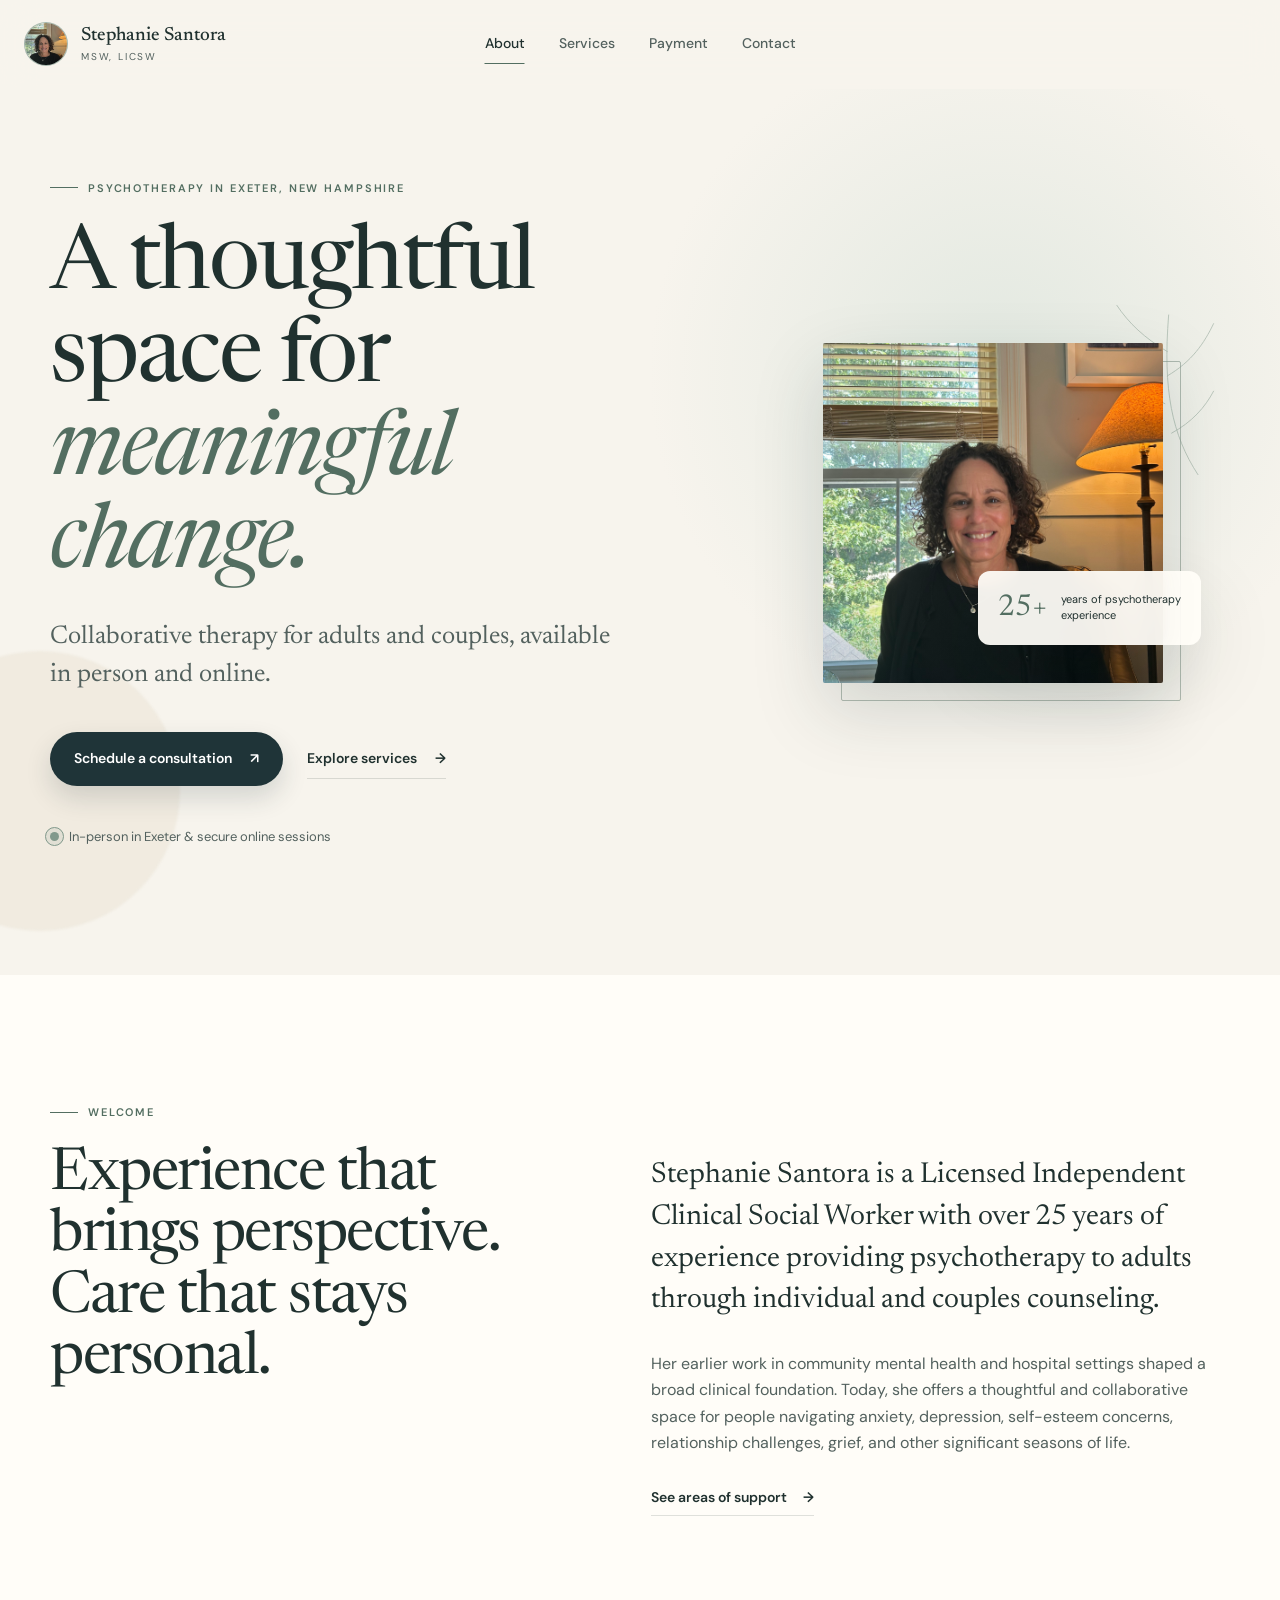
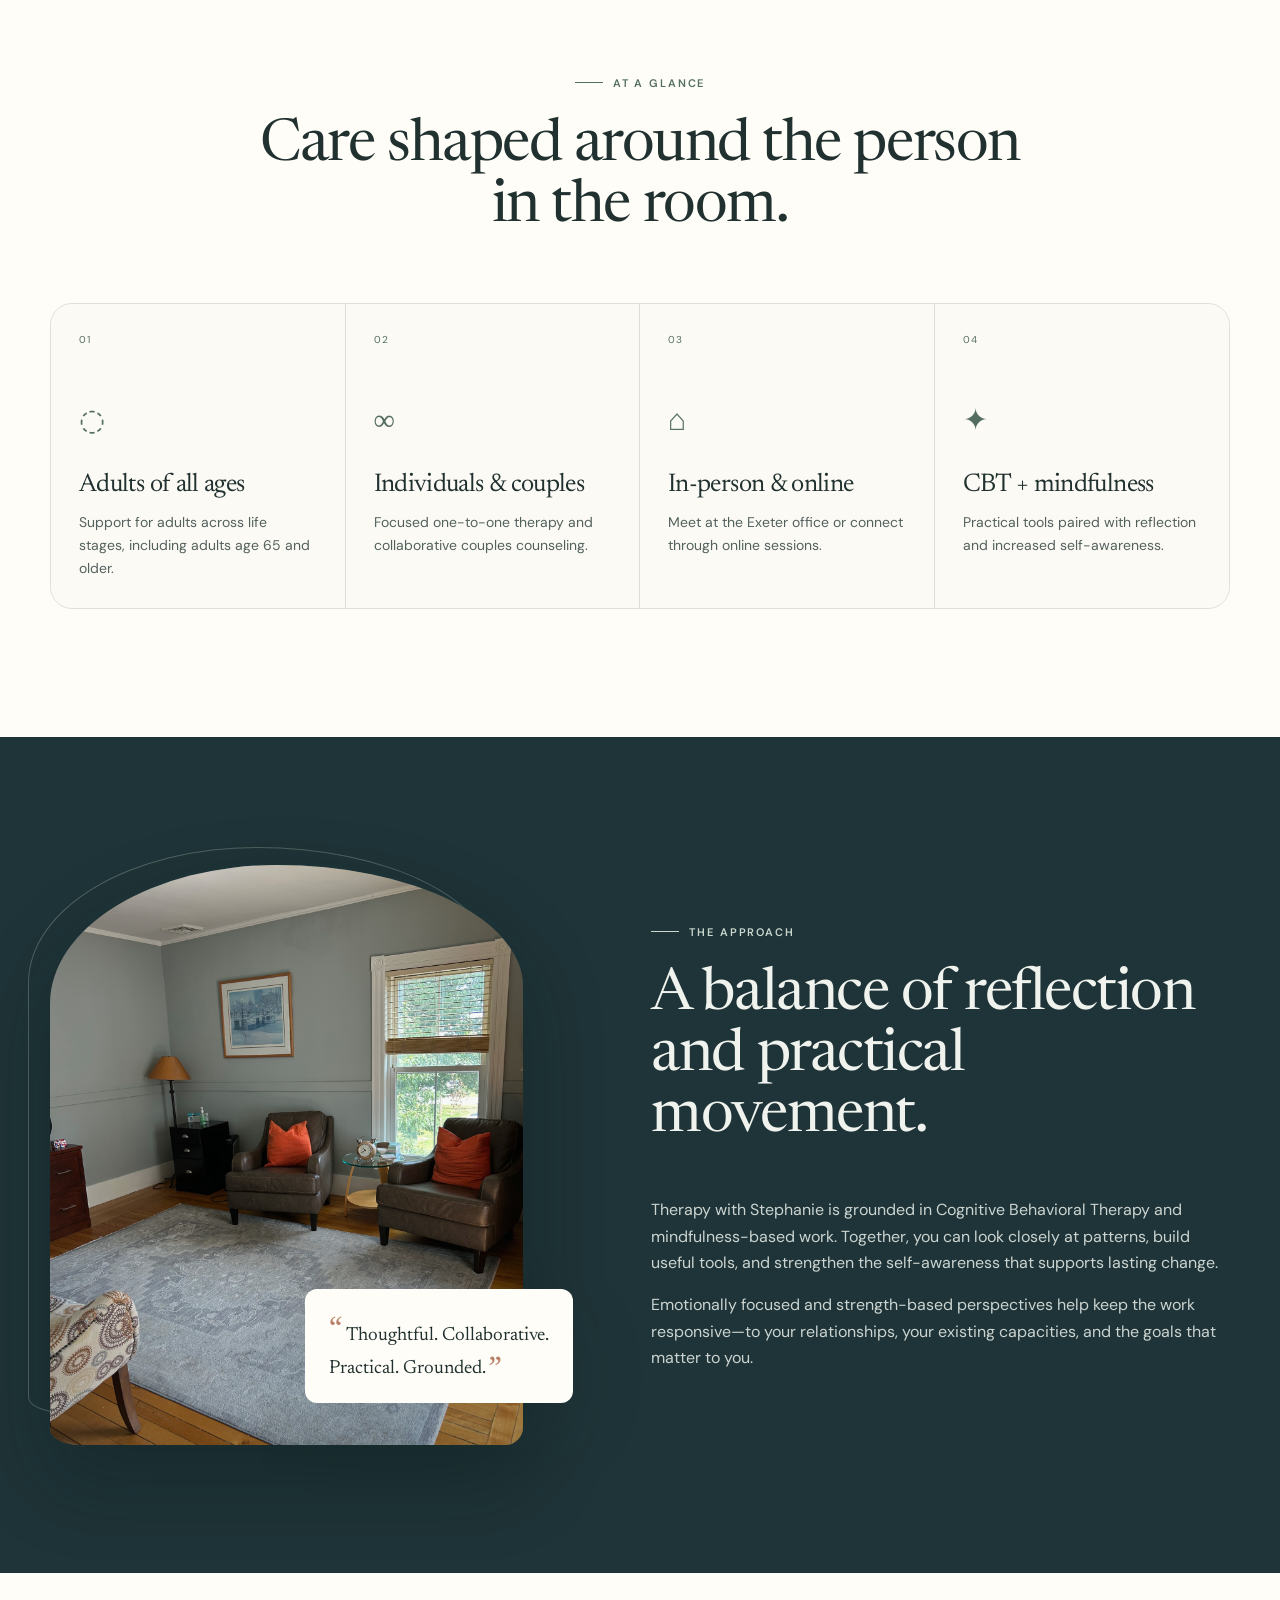
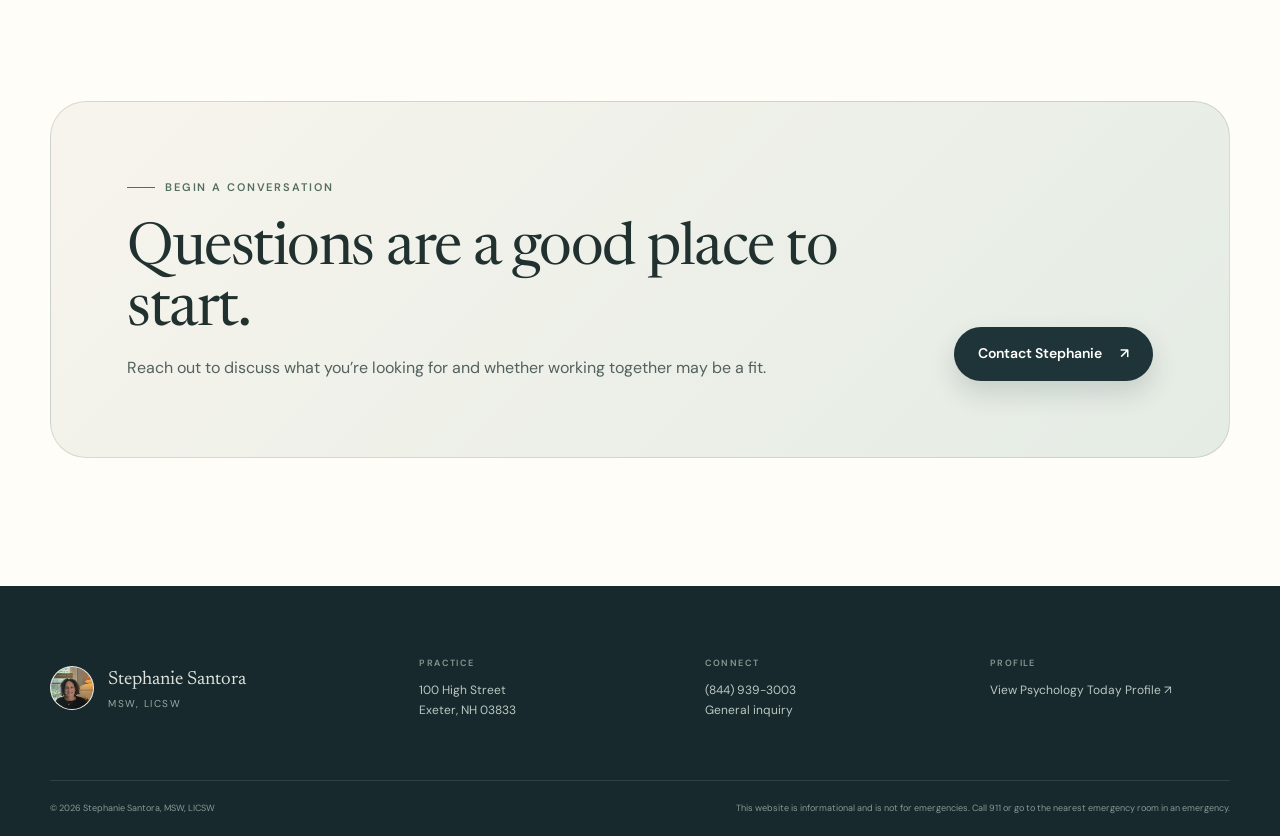
<file: index.html>
<!doctype html>
<html lang="en">
<head>
  <meta charset="utf-8">
  <meta name="viewport" content="width=device-width, initial-scale=1">
  <meta name="description" content="Stephanie Santora, MSW, LICSW offers thoughtful, collaborative therapy for adults and couples in Exeter, New Hampshire and online.">
  <title>Stephanie Santora, MSW, LICSW | Therapy in Exeter, NH</title>
  <style>html.site-intro-pending,html.site-intro-pending body{background:#f7f4ed}</style>
  <script>
    (() => {
      const key = 'stephanie-santora-intro-v1';
      const reducedMotion = window.matchMedia('(prefers-reduced-motion: reduce)').matches;
      let hasSeenIntro = false;
      try {
        hasSeenIntro = sessionStorage.getItem(key) === 'seen';
        if (!hasSeenIntro) sessionStorage.setItem(key, 'seen');
      } catch (error) {
        // Storage can be unavailable in strict privacy modes; the intro still remains safe.
      }
      if (!hasSeenIntro && !reducedMotion) {
        document.documentElement.classList.add('site-intro-pending');
        window.__siteIntroFallback = window.setTimeout(() => {
          document.documentElement.classList.remove('site-intro-pending', 'site-intro-revealing');
        }, 4000);
      }
    })();
  </script>
  <link rel="icon" type="image/png" href="assets/images/favacon/bf7b2dcf-fa09-4a1e-a652-ce0fe356c798.png">
  <link rel="preconnect" href="https://fonts.googleapis.com">
  <link rel="preconnect" href="https://fonts.gstatic.com" crossorigin>
  <link href="https://fonts.googleapis.com/css2?family=DM+Sans:wght@400;500;600&amp;family=Newsreader:opsz,wght@6..72,400;6..72,500&amp;display=swap" rel="stylesheet">
  <link rel="stylesheet" href="assets/css/styles.css?v=20260904-3">
  <script src="assets/js/main.js?v=20260904-2" defer></script>
</head>
<body data-page="about">
  <div class="site-loader" aria-hidden="true">
    <div class="site-loader__content">
      <svg class="site-loader__botanical" viewBox="0 0 108 128" aria-hidden="true">
        <path class="site-loader__stem" pathLength="1" d="M54 119C51 101 53 82 51 63C49 43 52 26 58 9"/>
        <path class="site-loader__branch site-loader__branch--one" pathLength="1" d="M52 93C42 89 33 81 27 71C38 73 48 80 52 89"/>
        <path class="site-loader__branch site-loader__branch--two" pathLength="1" d="M52 79C63 72 71 63 76 52C77 64 68 75 53 82"/>
        <path class="site-loader__branch site-loader__branch--three" pathLength="1" d="M51 60C43 54 37 45 34 35C44 39 51 48 52 57"/>
        <path class="site-loader__branch site-loader__branch--four" pathLength="1" d="M54 45C63 39 69 30 72 21C73 32 66 42 55 48"/>
      </svg>
      <p class="site-loader__name">Stephanie Santora</p>
      <p class="site-loader__credentials">MSW, LICSW</p>
      <span class="site-loader__rule"></span>
    </div>
  </div>
  <a class="skip-link" href="#main-content">Skip to content</a>
  <div class="site-shell">
    <header class="site-header" data-header>
      <div class="nav-wrap">
        <a class="brand" href="index.html" aria-label="Stephanie Santora home">
          <span class="brand-mark" aria-hidden="true"><img src="assets/images/portrait/headshot-badge.jpeg" alt="" width="640" height="640"></span>
          <span><strong>Stephanie Santora</strong><small>MSW, LICSW</small></span>
        </a>
        <button class="nav-toggle" type="button" aria-expanded="false" aria-controls="site-nav" aria-label="Open navigation">
          <span></span><span></span>
        </button>
        <nav class="site-nav" id="site-nav" aria-label="Main navigation">
          <a href="index.html" aria-current="page">About</a>
          <a href="services.html">Services</a>
          <a href="payment.html">Payment</a>
          <a href="contact.html">Contact</a>
        </nav>
      </div>
    </header>

    <main id="main-content">
      <section class="hero section-pad">
        <div class="ambient-orb orb-one" aria-hidden="true"></div>
        <div class="container hero-grid">
          <div class="hero-copy page-enter">
            <p class="eyebrow"><span></span> Psychotherapy in Exeter, New Hampshire</p>
            <h1>A thoughtful space for <em>meaningful change.</em></h1>
            <p class="hero-positioning">Collaborative therapy for adults and couples, available in person and online.</p>
            <div class="button-row">
              <a class="button button-primary" href="contact.html">Schedule a consultation <span aria-hidden="true">↗</span></a>
              <a class="button button-text" href="services.html">Explore services <span aria-hidden="true">→</span></a>
            </div>
            <div class="hero-note">
              <span class="availability-dot" aria-hidden="true"></span>
              <span>In-person in Exeter &amp; secure online sessions</span>
            </div>
          </div>
          <div class="portrait-composition page-enter page-enter-delay">
            <div class="portrait-photo">
              <img src="assets/images/portrait/IMG_2894.jpeg" alt="Stephanie Santora, MSW, LICSW" width="3024" height="4032" fetchpriority="high">
            </div>
            <div class="portrait-caption">
              <span class="caption-number">25+</span>
              <span>years of psychotherapy<br>experience</span>
            </div>
            <svg class="botanical-line" viewBox="0 0 150 210" aria-hidden="true">
              <path d="M119 203C89 157 78 106 85 18M84 61C57 45 39 28 25 7M83 89c29-17 43-38 54-61M81 121c-26-12-44-30-57-55M88 155c24-13 39-30 49-49"/>
            </svg>
          </div>
        </div>
      </section>

      <section class="intro section-pad" aria-labelledby="intro-title">
        <div class="container intro-grid">
          <div class="section-heading reveal">
            <p class="eyebrow"><span></span> Welcome</p>
            <h2 id="intro-title">Experience that brings perspective. Care that stays personal.</h2>
          </div>
          <div class="intro-copy reveal">
            <p class="lead">Stephanie Santora is a Licensed Independent Clinical Social Worker with over 25 years of experience providing psychotherapy to adults through individual and couples counseling.</p>
            <p>Her earlier work in community mental health and hospital settings shaped a broad clinical foundation. Today, she offers a thoughtful and collaborative space for people navigating anxiety, depression, self-esteem concerns, relationship challenges, grief, and other significant seasons of life.</p>
            <a class="text-link" href="services.html">See areas of support <span aria-hidden="true">→</span></a>
          </div>
        </div>
      </section>

      <section class="glance section-pad" aria-labelledby="glance-title">
        <div class="container">
          <div class="section-heading centered reveal">
            <p class="eyebrow"><span></span> At a glance</p>
            <h2 id="glance-title">Care shaped around the person in the room.</h2>
          </div>
          <div class="glance-grid">
            <article class="glance-card reveal">
              <span class="card-index">01</span>
              <div class="line-icon" aria-hidden="true">◌</div>
              <h3>Adults of all ages</h3>
              <p>Support for adults across life stages, including adults age 65 and older.</p>
            </article>
            <article class="glance-card reveal">
              <span class="card-index">02</span>
              <div class="line-icon" aria-hidden="true">∞</div>
              <h3>Individuals &amp; couples</h3>
              <p>Focused one-to-one therapy and collaborative couples counseling.</p>
            </article>
            <article class="glance-card reveal">
              <span class="card-index">03</span>
              <div class="line-icon" aria-hidden="true">⌂</div>
              <h3>In-person &amp; online</h3>
              <p>Meet at the Exeter office or connect through online sessions.</p>
            </article>
            <article class="glance-card reveal">
              <span class="card-index">04</span>
              <div class="line-icon" aria-hidden="true">✦</div>
              <h3>CBT + mindfulness</h3>
              <p>Practical tools paired with reflection and increased self-awareness.</p>
            </article>
          </div>
        </div>
      </section>

      <section class="approach section-pad" aria-labelledby="approach-title">
        <div class="container approach-grid">
          <div class="approach-visual reveal">
            <div class="office-photo">
              <img src="assets/images/office/IMG_2878.jpeg" alt="Stephanie's calm therapy office in Exeter with two armchairs" width="3024" height="4032" loading="lazy" decoding="async">
            </div>
            <div class="quiet-card"><span aria-hidden="true">“</span> Thoughtful. Collaborative.<br>Practical. Grounded.<span class="quiet-card__closing" aria-hidden="true">”</span></div>
          </div>
          <div class="approach-copy reveal">
            <p class="eyebrow light"><span></span> The approach</p>
            <h2 id="approach-title">A balance of reflection and practical movement.</h2>
            <p>Therapy with Stephanie is grounded in Cognitive Behavioral Therapy and mindfulness-based work. Together, you can look closely at patterns, build useful tools, and strengthen the self-awareness that supports lasting change.</p>
            <p>Emotionally focused and strength-based perspectives help keep the work responsive—to your relationships, your existing capacities, and the goals that matter to you.</p>
          </div>
        </div>
      </section>

      <section class="closing-cta section-pad">
        <div class="container">
          <div class="cta-panel reveal">
            <div>
              <p class="eyebrow"><span></span> Begin a conversation</p>
              <h2>Questions are a good place to start.</h2>
              <p>Reach out to discuss what you’re looking for and whether working together may be a fit.</p>
            </div>
            <a class="button button-primary" href="contact.html">Contact Stephanie <span aria-hidden="true">↗</span></a>
          </div>
        </div>
      </section>
    </main>

    <footer class="site-footer">
      <div class="container footer-grid">
        <div class="footer-brand"><span class="brand-mark" aria-hidden="true"><img src="assets/images/portrait/headshot-badge.jpeg" alt="" width="640" height="640" loading="lazy" decoding="async"></span><div><strong>Stephanie Santora</strong><span>MSW, LICSW</span></div></div>
        <div><p class="footer-label">Practice</p><p>100 High Street<br>Exeter, NH 03833</p></div>
        <div><p class="footer-label">Connect</p><p><a href="tel:+18449393003">(844) 939-3003</a><br><a href="contact.html">General inquiry</a></p></div>
        <div><p class="footer-label">Profile</p><p><a href="https://www.psychologytoday.com/us/therapists/stephanie-santora-exeter-nh/449201" target="_blank" rel="noopener noreferrer">View Psychology Today Profile ↗</a></p></div>
      </div>
      <div class="container footer-bottom"><p>© <span data-year></span> Stephanie Santora, MSW, LICSW</p><p>This website is informational and is not for emergencies. Call 911 or go to the nearest emergency room in an emergency.</p></div>
    </footer>
  </div>
</body>
</html>
</file>
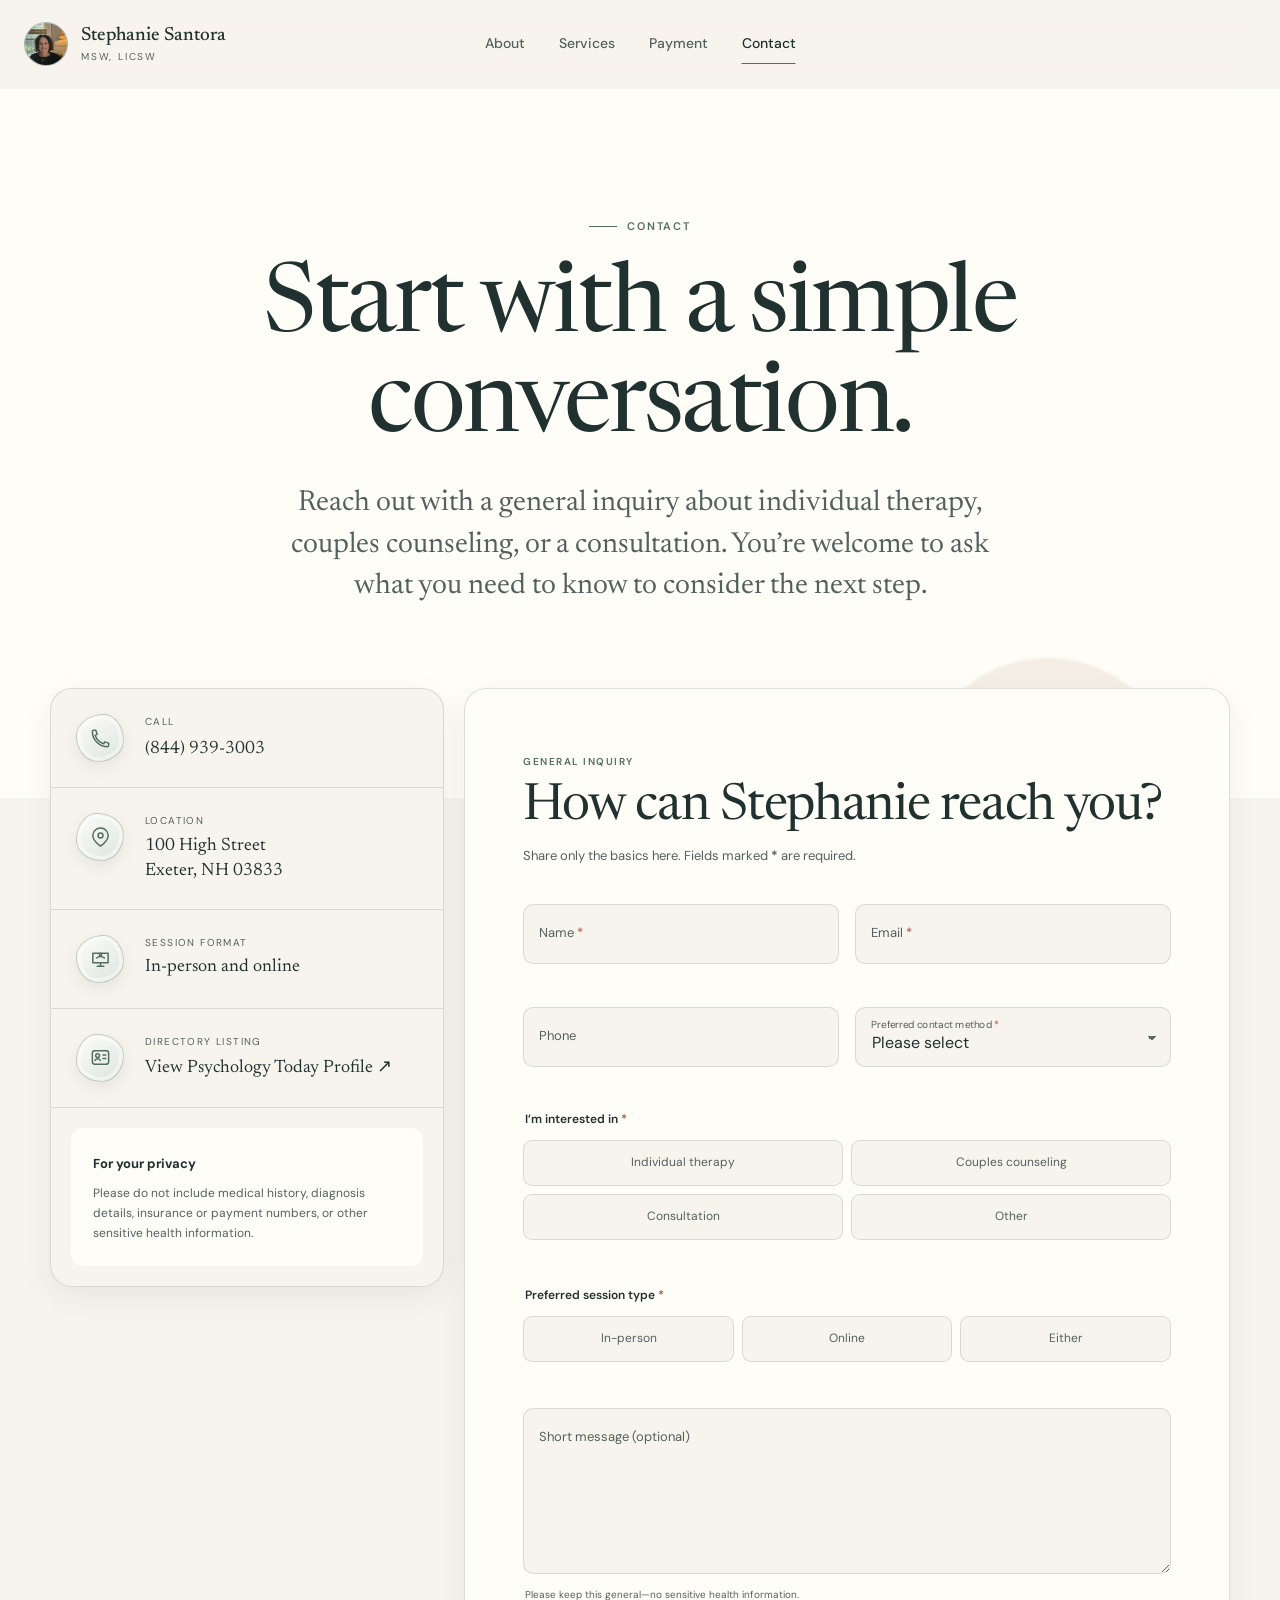
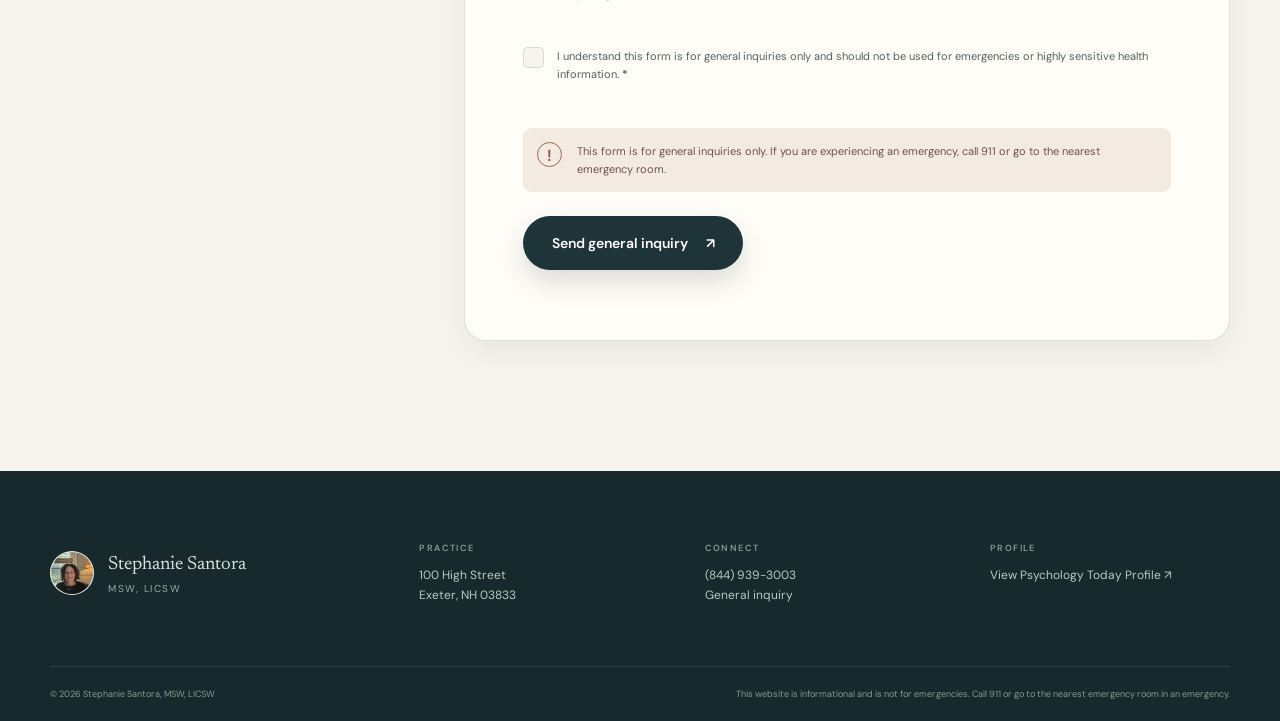
<file: contact.html>
<!doctype html>
<html lang="en">
<head>
  <meta charset="utf-8"><meta name="viewport" content="width=device-width, initial-scale=1">
  <meta name="description" content="Contact Stephanie Santora, MSW, LICSW for therapy in Exeter, NH or online.">
  <title>Contact | Stephanie Santora, MSW, LICSW</title>
  <style>html.site-intro-pending,html.site-intro-pending body{background:#f7f4ed}</style>
  <script>
    (() => {
      const key = 'stephanie-santora-intro-v1';
      const reducedMotion = window.matchMedia('(prefers-reduced-motion: reduce)').matches;
      let hasSeenIntro = false;
      try {
        hasSeenIntro = sessionStorage.getItem(key) === 'seen';
        if (!hasSeenIntro) sessionStorage.setItem(key, 'seen');
      } catch (error) {
        // Storage can be unavailable in strict privacy modes; the intro still remains safe.
      }
      if (!hasSeenIntro && !reducedMotion) {
        document.documentElement.classList.add('site-intro-pending');
        window.__siteIntroFallback = window.setTimeout(() => {
          document.documentElement.classList.remove('site-intro-pending', 'site-intro-revealing');
        }, 4000);
      }
    })();
  </script>
  <link rel="icon" type="image/png" href="assets/images/favacon/bf7b2dcf-fa09-4a1e-a652-ce0fe356c798.png">
  <link rel="preconnect" href="https://fonts.googleapis.com"><link rel="preconnect" href="https://fonts.gstatic.com" crossorigin>
  <link href="https://fonts.googleapis.com/css2?family=DM+Sans:wght@400;500;600&amp;family=Newsreader:opsz,wght@6..72,400;6..72,500&amp;display=swap" rel="stylesheet">
  <link rel="stylesheet" href="assets/css/styles.css?v=20260904-2"><script src="assets/js/main.js?v=20260904-2" defer></script>
</head>
<body data-page="contact">
  <div class="site-loader" aria-hidden="true">
    <div class="site-loader__content">
      <svg class="site-loader__botanical" viewBox="0 0 108 128" aria-hidden="true">
        <path class="site-loader__stem" pathLength="1" d="M54 119C51 101 53 82 51 63C49 43 52 26 58 9"/>
        <path class="site-loader__branch site-loader__branch--one" pathLength="1" d="M52 93C42 89 33 81 27 71C38 73 48 80 52 89"/>
        <path class="site-loader__branch site-loader__branch--two" pathLength="1" d="M52 79C63 72 71 63 76 52C77 64 68 75 53 82"/>
        <path class="site-loader__branch site-loader__branch--three" pathLength="1" d="M51 60C43 54 37 45 34 35C44 39 51 48 52 57"/>
        <path class="site-loader__branch site-loader__branch--four" pathLength="1" d="M54 45C63 39 69 30 72 21C73 32 66 42 55 48"/>
      </svg>
      <p class="site-loader__name">Stephanie Santora</p>
      <p class="site-loader__credentials">MSW, LICSW</p>
      <span class="site-loader__rule"></span>
    </div>
  </div>
  <a class="skip-link" href="#main-content">Skip to content</a>
  <div class="site-shell">
    <header class="site-header" data-header><div class="nav-wrap">
      <a class="brand" href="index.html" aria-label="Stephanie Santora home"><span class="brand-mark" aria-hidden="true"><img src="assets/images/portrait/headshot-badge.jpeg" alt="" width="640" height="640"></span><span><strong>Stephanie Santora</strong><small>MSW, LICSW</small></span></a>
      <button class="nav-toggle" type="button" aria-expanded="false" aria-controls="site-nav" aria-label="Open navigation"><span></span><span></span></button>
      <nav class="site-nav" id="site-nav" aria-label="Main navigation"><a href="index.html">About</a><a href="services.html">Services</a><a href="payment.html">Payment</a><a href="contact.html" aria-current="page">Contact</a></nav>
    </div></header>

    <main id="main-content">
      <section class="contact-hero section-pad">
        <div class="ambient-orb orb-three" aria-hidden="true"></div>
        <div class="container contact-heading page-enter"><p class="eyebrow"><span></span> Contact</p><h1>Start with a simple conversation.</h1><p class="lead">Reach out with a general inquiry about individual therapy, couples counseling, or a consultation. You’re welcome to ask what you need to know to consider the next step.</p></div>
      </section>

      <section class="contact-section" aria-label="Contact Stephanie">
        <div class="container contact-layout">
          <aside class="contact-aside page-enter page-enter-delay">
            <div class="direct-card">
              <span class="direct-icon" aria-hidden="true">
                <svg viewBox="0 0 24 24"><path d="M7.2 3.5H4.6c-.6 0-1.1.5-1.1 1.1 0 8.8 7.1 15.9 15.9 15.9.6 0 1.1-.5 1.1-1.1v-2.6l-4.1-1.3-1.1 2.1a13.8 13.8 0 0 1-8.9-8.9l2.1-1.1-1.3-4.1Z"/></svg>
              </span>
              <div><small>Call</small><a href="tel:+18449393003">(844) 939-3003</a></div>
            </div>
            <div class="direct-card">
              <span class="direct-icon" aria-hidden="true">
                <svg viewBox="0 0 24 24"><path d="M20 10c0 5.6-8 11-8 11s-8-5.4-8-11a8 8 0 1 1 16 0Z"/><circle cx="12" cy="10" r="2.6"/></svg>
              </span>
              <div><small>Location</small><address>100 High Street<br>Exeter, NH 03833</address></div>
            </div>
            <div class="direct-card">
              <span class="direct-icon" aria-hidden="true">
                <svg viewBox="0 0 24 24"><path d="M4 6.5h16v10H4zM8.5 20h7M12 16.5V20"/><path d="M8 11.5c1-1 2.3-1.5 4-1.5s3 .5 4 1.5"/><circle cx="12" cy="7.8" r="1.2"/></svg>
              </span>
              <div><small>Session format</small><p>In-person and online</p></div>
            </div>
            <div class="direct-card">
              <span class="direct-icon" aria-hidden="true">
                <svg viewBox="0 0 24 24"><rect x="3.5" y="5" width="17" height="14" rx="2.5"/><circle cx="9" cy="10" r="2"/><path d="M6.2 15c.7-1.2 1.6-1.8 2.8-1.8s2.1.6 2.8 1.8M14.5 9.5h3M14.5 13h3"/></svg>
              </span>
              <div><small>Directory listing</small><a href="https://www.psychologytoday.com/us/therapists/stephanie-santora-exeter-nh/449201" target="_blank" rel="noopener noreferrer">View Psychology Today Profile ↗</a></div>
            </div>
            <div class="privacy-note"><strong>For your privacy</strong><p>Please do not include medical history, diagnosis details, insurance or payment numbers, or other sensitive health information.</p></div>
          </aside>

          <div class="form-card page-enter page-enter-delay-two">
            <div class="form-intro"><span>General inquiry</span><h2>How can Stephanie reach you?</h2><p>Share only the basics here. Fields marked <b>*</b> are required.</p></div>
            <form id="contact-form" action="https://formspree.io/f/xqpklyzk" method="post" accept-charset="UTF-8" novalidate>
              <input type="hidden" name="_subject" value="New Santora Therapy Website Contact">
              <div class="contact-company-field" aria-hidden="true">
                <label for="company-website">Company website</label>
                <input id="company-website" name="company_website" type="text" tabindex="-1" autocomplete="off">
              </div>
              <div class="field-row">
                <div class="field floating-field"><input id="name" name="name" type="text" autocomplete="name" placeholder=" " minlength="2" maxlength="80" required aria-describedby="name-error"><label for="name">Name <span>*</span></label><span class="field-error" id="name-error" aria-live="polite"></span></div>
                <div class="field floating-field"><input id="email" name="email" type="email" autocomplete="email" inputmode="email" autocapitalize="none" spellcheck="false" placeholder=" " maxlength="254" required aria-describedby="email-error"><label for="email">Email <span>*</span></label><span class="field-error" id="email-error" aria-live="polite"></span></div>
              </div>
              <div class="field-row">
                <div class="field floating-field"><input id="phone" name="phone" type="tel" autocomplete="tel" inputmode="tel" placeholder=" " maxlength="30" aria-describedby="phone-error"><label for="phone">Phone</label><span class="field-error" id="phone-error" aria-live="polite"></span></div>
                <div class="field select-field"><label for="contact-method">Preferred contact method <span>*</span></label><select id="contact-method" name="contact_method" required aria-describedby="contact-method-error"><option value="">Please select</option><option>Email</option><option>Phone</option></select><span class="field-error" id="contact-method-error" aria-live="polite"></span></div>
              </div>
              <fieldset class="choice-group" aria-describedby="interest-error"><legend>I’m interested in <span>*</span></legend><div class="choice-grid">
                <label class="choice-pill"><input type="radio" name="interest" value="Individual therapy" required><span>Individual therapy</span></label>
                <label class="choice-pill"><input type="radio" name="interest" value="Couples counseling"><span>Couples counseling</span></label>
                <label class="choice-pill"><input type="radio" name="interest" value="Consultation"><span>Consultation</span></label>
                <label class="choice-pill"><input type="radio" name="interest" value="Other"><span>Other</span></label>
              </div><span class="field-error" id="interest-error" aria-live="polite"></span></fieldset>
              <fieldset class="choice-group" aria-describedby="session-type-error"><legend>Preferred session type <span>*</span></legend><div class="choice-grid three">
                <label class="choice-pill"><input type="radio" name="session_type" value="In-person" required><span>In-person</span></label>
                <label class="choice-pill"><input type="radio" name="session_type" value="Online"><span>Online</span></label>
                <label class="choice-pill"><input type="radio" name="session_type" value="Either"><span>Either</span></label>
              </div><span class="field-error" id="session-type-error" aria-live="polite"></span></fieldset>
              <div class="field floating-field textarea-field"><textarea id="message" name="message" rows="5" placeholder=" " minlength="10" maxlength="800" aria-describedby="message-hint message-error"></textarea><label for="message">Short message (optional)</label><span class="field-hint" id="message-hint">Please keep this general—no sensitive health information.</span><span class="field-error" id="message-error" aria-live="polite"></span></div>
              <label class="consent-field"><input id="consent" name="consent" type="checkbox" required><span class="checkmark" aria-hidden="true"></span><span>I understand this form is for general inquiries only and should not be used for emergencies or highly sensitive health information. <b>*</b></span></label><span class="field-error consent-error" id="consent-error" aria-live="polite"></span>
              <div class="emergency-note"><span aria-hidden="true">!</span><p>This form is for general inquiries only. If you are experiencing an emergency, call 911 or go to the nearest emergency room.</p></div>
              <button class="button button-primary submit-button" type="submit"><span class="button-label">Send general inquiry</span><span class="button-loader" aria-hidden="true"></span><span aria-hidden="true" class="button-arrow">↗</span></button>
              <p class="form-status" role="status" aria-live="polite" aria-atomic="true"></p>
            </form>
          </div>
        </div>
      </section>
    </main>

    <div class="modal" id="success-modal" role="dialog" aria-modal="true" aria-labelledby="modal-title" aria-describedby="modal-description" hidden>
      <div class="modal-backdrop" data-modal-close></div><div class="modal-panel" tabindex="-1"><button class="modal-close" type="button" aria-label="Close confirmation" data-modal-close>×</button><span class="success-mark" aria-hidden="true">✓</span><p class="eyebrow"><span></span> Inquiry prepared</p><h2 id="modal-title">Thank you for reaching out.</h2><p id="modal-description">This demo form has been validated successfully. Connect a secure form service before publishing to deliver inquiries to Stephanie.</p><button class="button button-primary" type="button" data-modal-close>Return to the page</button></div>
    </div>

    <footer class="site-footer"><div class="container footer-grid"><div class="footer-brand"><span class="brand-mark" aria-hidden="true"><img src="assets/images/portrait/headshot-badge.jpeg" alt="" width="640" height="640" loading="lazy" decoding="async"></span><div><strong>Stephanie Santora</strong><span>MSW, LICSW</span></div></div><div><p class="footer-label">Practice</p><p>100 High Street<br>Exeter, NH 03833</p></div><div><p class="footer-label">Connect</p><p><a href="tel:+18449393003">(844) 939-3003</a><br><a href="contact.html">General inquiry</a></p></div><div><p class="footer-label">Profile</p><p><a href="https://www.psychologytoday.com/us/therapists/stephanie-santora-exeter-nh/449201" target="_blank" rel="noopener noreferrer">View Psychology Today Profile ↗</a></p></div></div><div class="container footer-bottom"><p>© <span data-year></span> Stephanie Santora, MSW, LICSW</p><p>This website is informational and is not for emergencies. Call 911 or go to the nearest emergency room in an emergency.</p></div></footer>
  </div>
</body>
</html>
</file>
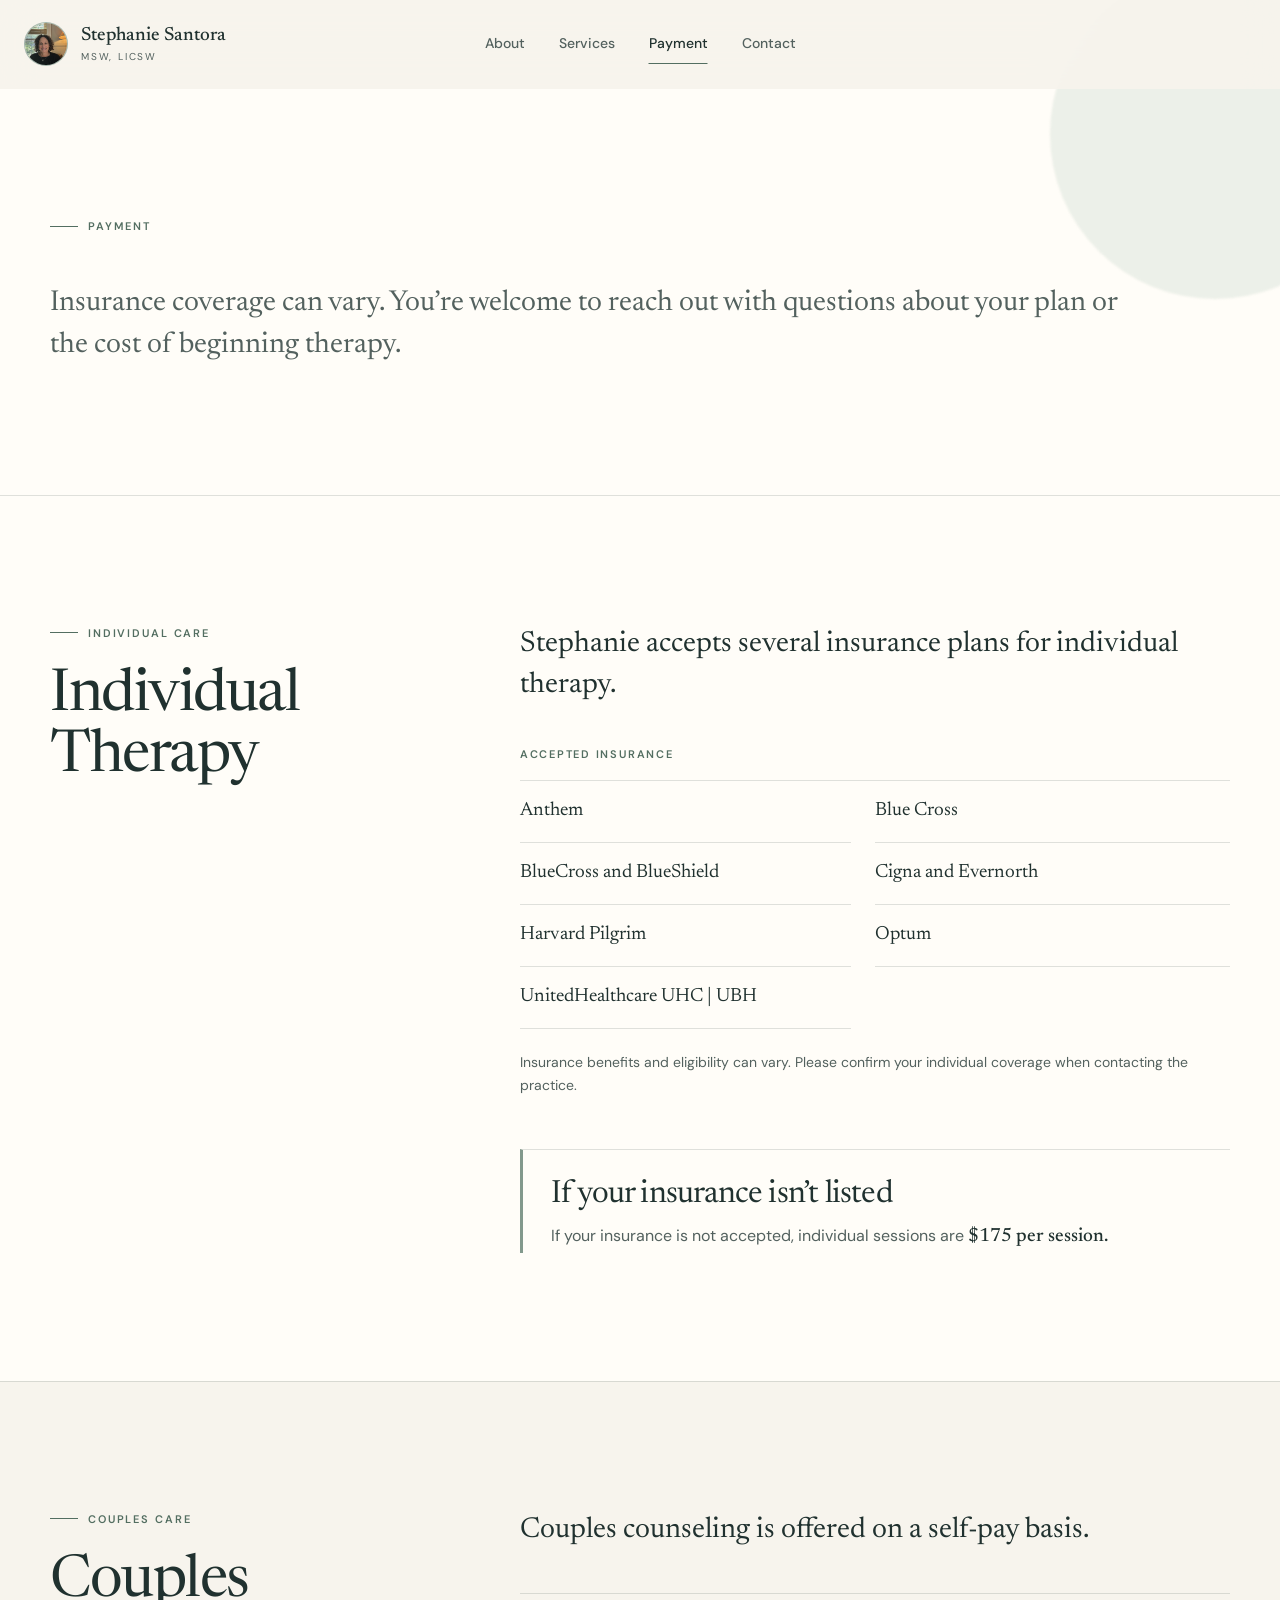
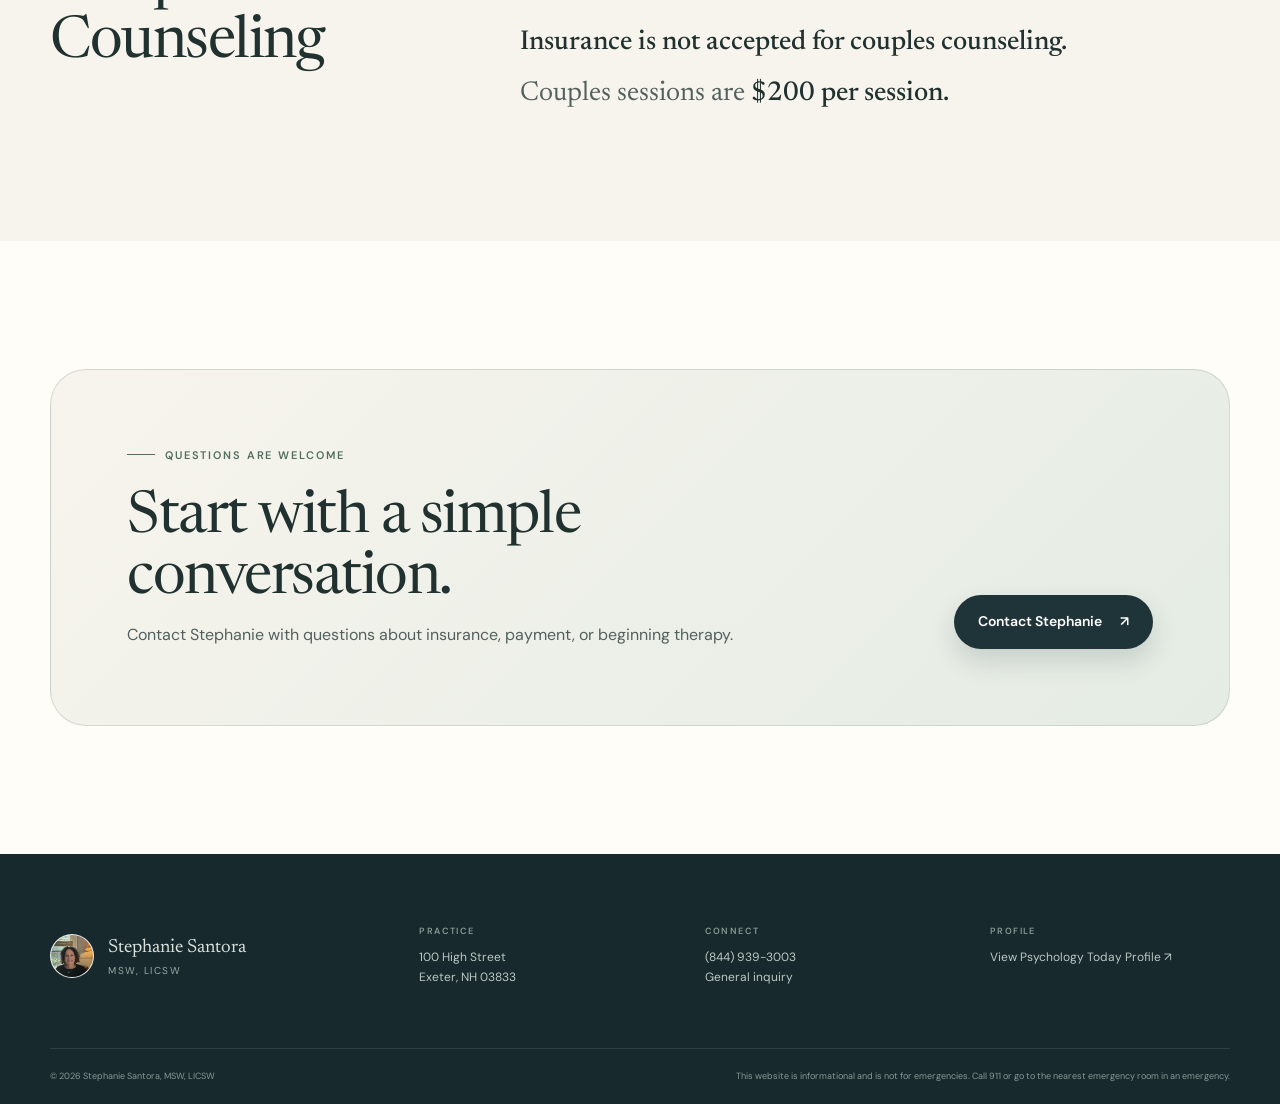
<file: payment.html>
<!doctype html>
<html lang="en">
<head>
  <meta charset="utf-8">
  <meta name="viewport" content="width=device-width, initial-scale=1">
  <meta name="description" content="Insurance and session fee information for individual therapy and couples counseling with Stephanie Santora, MSW, LICSW.">
  <title>Payment | Stephanie Santora, MSW, LICSW</title>
  <style>html.site-intro-pending,html.site-intro-pending body{background:#f7f4ed}</style>
  <script>
    (() => {
      const key = 'stephanie-santora-intro-v1';
      const reducedMotion = window.matchMedia('(prefers-reduced-motion: reduce)').matches;
      let hasSeenIntro = false;
      try {
        hasSeenIntro = sessionStorage.getItem(key) === 'seen';
        if (!hasSeenIntro) sessionStorage.setItem(key, 'seen');
      } catch (error) {
        // Storage can be unavailable in strict privacy modes; the intro still remains safe.
      }
      if (!hasSeenIntro && !reducedMotion) {
        document.documentElement.classList.add('site-intro-pending');
        window.__siteIntroFallback = window.setTimeout(() => {
          document.documentElement.classList.remove('site-intro-pending', 'site-intro-revealing');
        }, 4000);
      }
    })();
  </script>
  <link rel="icon" type="image/png" href="assets/images/favacon/bf7b2dcf-fa09-4a1e-a652-ce0fe356c798.png">
  <link rel="preconnect" href="https://fonts.googleapis.com"><link rel="preconnect" href="https://fonts.gstatic.com" crossorigin>
  <link href="https://fonts.googleapis.com/css2?family=DM+Sans:wght@400;500;600&amp;family=Newsreader:opsz,wght@6..72,400;6..72,500&amp;display=swap" rel="stylesheet">
  <link rel="stylesheet" href="assets/css/styles.css?v=20260904-3"><script src="assets/js/main.js?v=20260904-2" defer></script>
</head>
<body data-page="payment">
  <div class="site-loader" aria-hidden="true">
    <div class="site-loader__content">
      <svg class="site-loader__botanical" viewBox="0 0 108 128" aria-hidden="true">
        <path class="site-loader__stem" pathLength="1" d="M54 119C51 101 53 82 51 63C49 43 52 26 58 9"/>
        <path class="site-loader__branch site-loader__branch--one" pathLength="1" d="M52 93C42 89 33 81 27 71C38 73 48 80 52 89"/>
        <path class="site-loader__branch site-loader__branch--two" pathLength="1" d="M52 79C63 72 71 63 76 52C77 64 68 75 53 82"/>
        <path class="site-loader__branch site-loader__branch--three" pathLength="1" d="M51 60C43 54 37 45 34 35C44 39 51 48 52 57"/>
        <path class="site-loader__branch site-loader__branch--four" pathLength="1" d="M54 45C63 39 69 30 72 21C73 32 66 42 55 48"/>
      </svg>
      <p class="site-loader__name">Stephanie Santora</p>
      <p class="site-loader__credentials">MSW, LICSW</p>
      <span class="site-loader__rule"></span>
    </div>
  </div>
  <a class="skip-link" href="#main-content">Skip to content</a>
  <div class="site-shell">
    <header class="site-header" data-header><div class="nav-wrap">
      <a class="brand" href="index.html" aria-label="Stephanie Santora home"><span class="brand-mark" aria-hidden="true"><img src="assets/images/portrait/headshot-badge.jpeg" alt="" width="640" height="640"></span><span><strong>Stephanie Santora</strong><small>MSW, LICSW</small></span></a>
      <button class="nav-toggle" type="button" aria-expanded="false" aria-controls="site-nav" aria-label="Open navigation"><span></span><span></span></button>
      <nav class="site-nav" id="site-nav" aria-label="Main navigation"><a href="index.html">About</a><a href="services.html">Services</a><a href="payment.html" aria-current="page">Payment</a><a href="contact.html">Contact</a></nav>
    </div></header>

    <main id="main-content">
      <section class="page-hero payment-hero section-pad">
        <div class="ambient-orb orb-two" aria-hidden="true"></div>
        <div class="container page-hero-grid">
          <div class="page-enter"><p class="eyebrow"><span></span> Payment</p></div>
          <div class="page-enter page-enter-delay"><p class="lead">Insurance coverage can vary. You’re welcome to reach out with questions about your plan or the cost of beginning therapy.</p></div>
        </div>
      </section>

      <section class="payment-section section-pad" aria-labelledby="individual-payment-title">
        <div class="container payment-layout">
          <div class="payment-heading reveal"><p class="eyebrow"><span></span> Individual care</p><h2 id="individual-payment-title">Individual Therapy</h2></div>
          <div class="payment-content reveal">
            <p class="lead">Stephanie accepts several insurance plans for individual therapy.</p>
            <h3 class="payment-kicker">Accepted insurance</h3>
            <ul class="insurance-name-list">
              <li>Anthem</li>
              <li>Blue Cross</li>
              <li>BlueCross and BlueShield</li>
              <li>Cigna and Evernorth</li>
              <li>Harvard Pilgrim</li>
              <li>Optum</li>
              <li>UnitedHealthcare UHC | UBH</li>
            </ul>
            <p class="insurance-note-text">Insurance benefits and eligibility can vary. Please confirm your individual coverage when contacting the practice.</p>
            <div class="payment-callout">
              <h3>If your insurance isn’t listed</h3>
              <p>If your insurance is not accepted, individual sessions are <strong>$175 per session.</strong></p>
            </div>
          </div>
        </div>
      </section>

      <section class="payment-section section-pad" aria-labelledby="couples-payment-title">
        <div class="container payment-layout">
          <div class="payment-heading reveal"><p class="eyebrow"><span></span> Couples care</p><h2 id="couples-payment-title">Couples Counseling</h2></div>
          <div class="payment-content reveal">
            <p class="lead">Couples counseling is offered on a self-pay basis.</p>
            <div class="couples-facts">
              <p><strong>Insurance is not accepted for couples counseling.</strong></p>
              <p>Couples sessions are <strong>$200 per session.</strong></p>
            </div>
          </div>
        </div>
      </section>

      <section class="closing-cta section-pad">
        <div class="container"><div class="cta-panel reveal"><div><p class="eyebrow"><span></span> Questions are welcome</p><h2>Start with a simple conversation.</h2><p>Contact Stephanie with questions about insurance, payment, or beginning therapy.</p></div><a class="button button-primary" href="contact.html">Contact Stephanie <span aria-hidden="true">↗</span></a></div></div>
      </section>
    </main>

    <footer class="site-footer"><div class="container footer-grid"><div class="footer-brand"><span class="brand-mark" aria-hidden="true"><img src="assets/images/portrait/headshot-badge.jpeg" alt="" width="640" height="640" loading="lazy" decoding="async"></span><div><strong>Stephanie Santora</strong><span>MSW, LICSW</span></div></div><div><p class="footer-label">Practice</p><p>100 High Street<br>Exeter, NH 03833</p></div><div><p class="footer-label">Connect</p><p><a href="tel:+18449393003">(844) 939-3003</a><br><a href="contact.html">General inquiry</a></p></div><div><p class="footer-label">Profile</p><p><a href="https://www.psychologytoday.com/us/therapists/stephanie-santora-exeter-nh/449201" target="_blank" rel="noopener noreferrer">View Psychology Today Profile ↗</a></p></div></div><div class="container footer-bottom"><p>© <span data-year></span> Stephanie Santora, MSW, LICSW</p><p>This website is informational and is not for emergencies. Call 911 or go to the nearest emergency room in an emergency.</p></div></footer>
  </div>
</body>
</html>
</file>
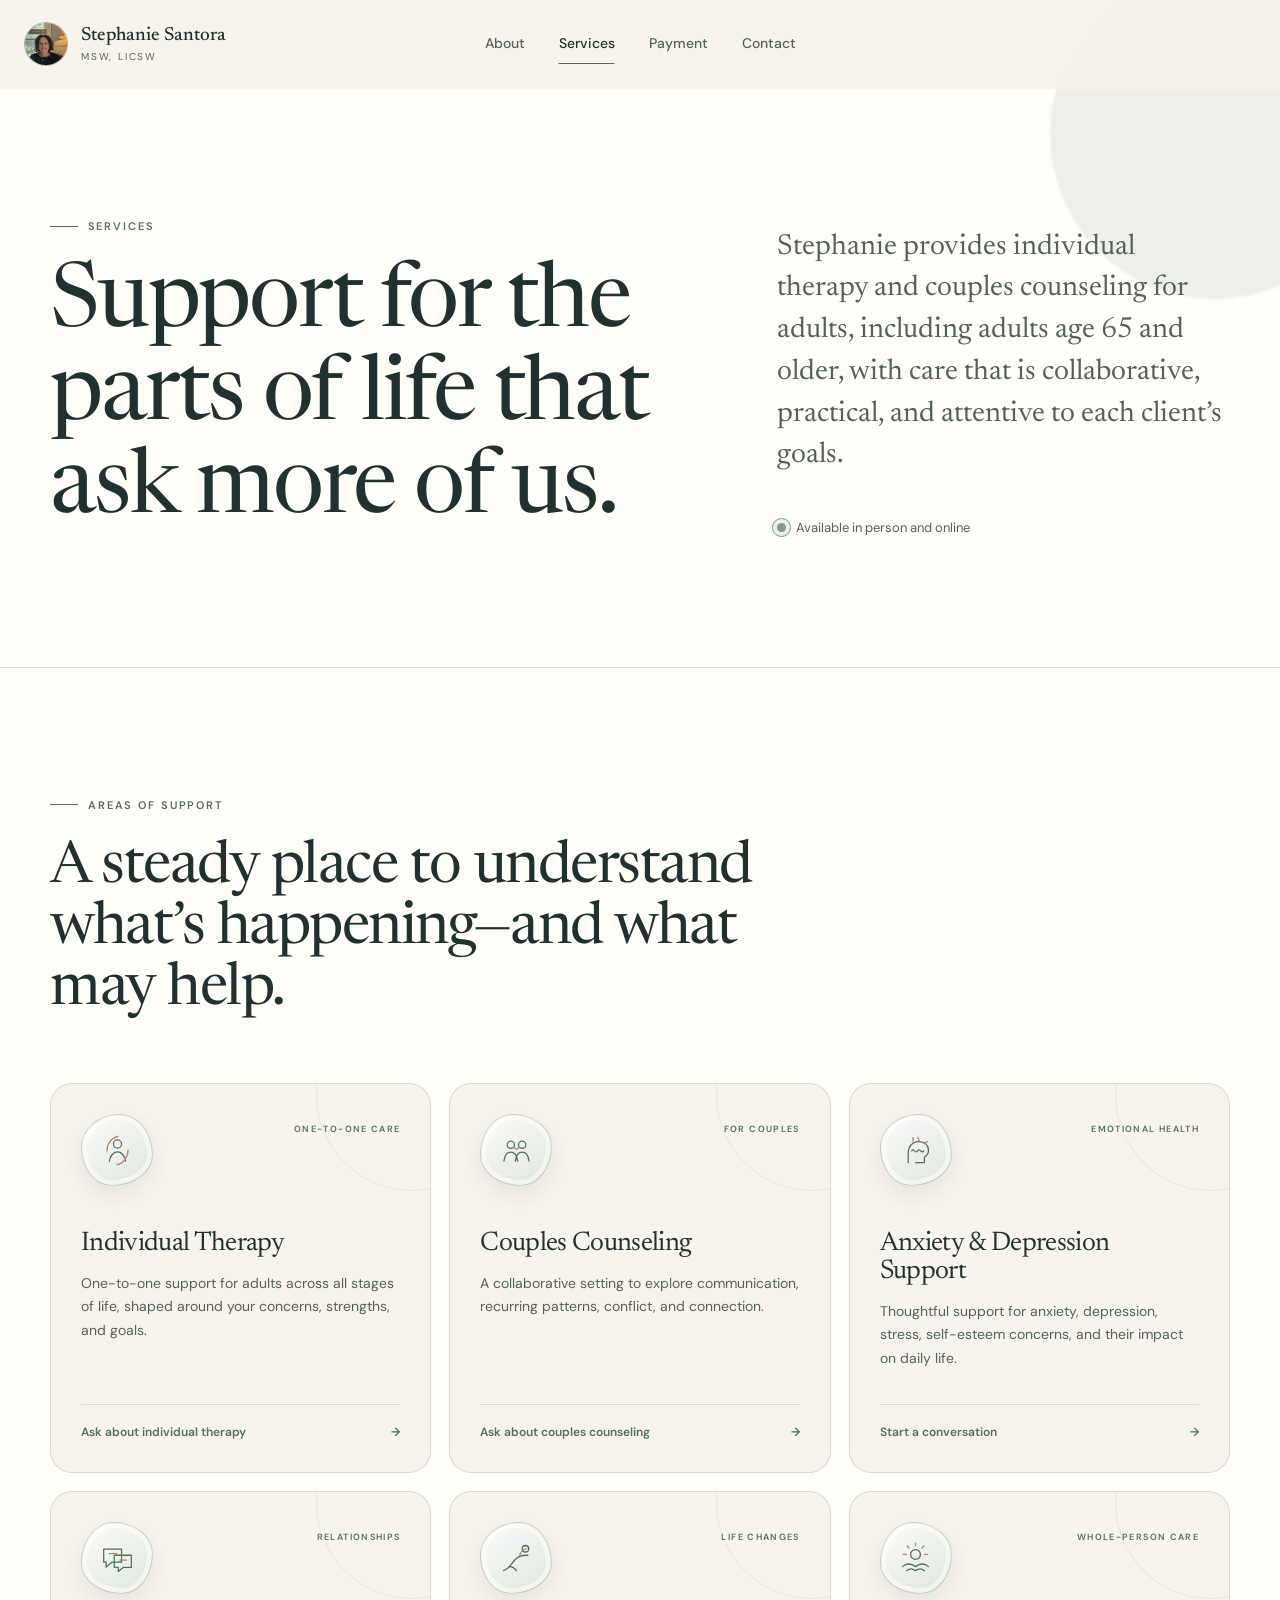
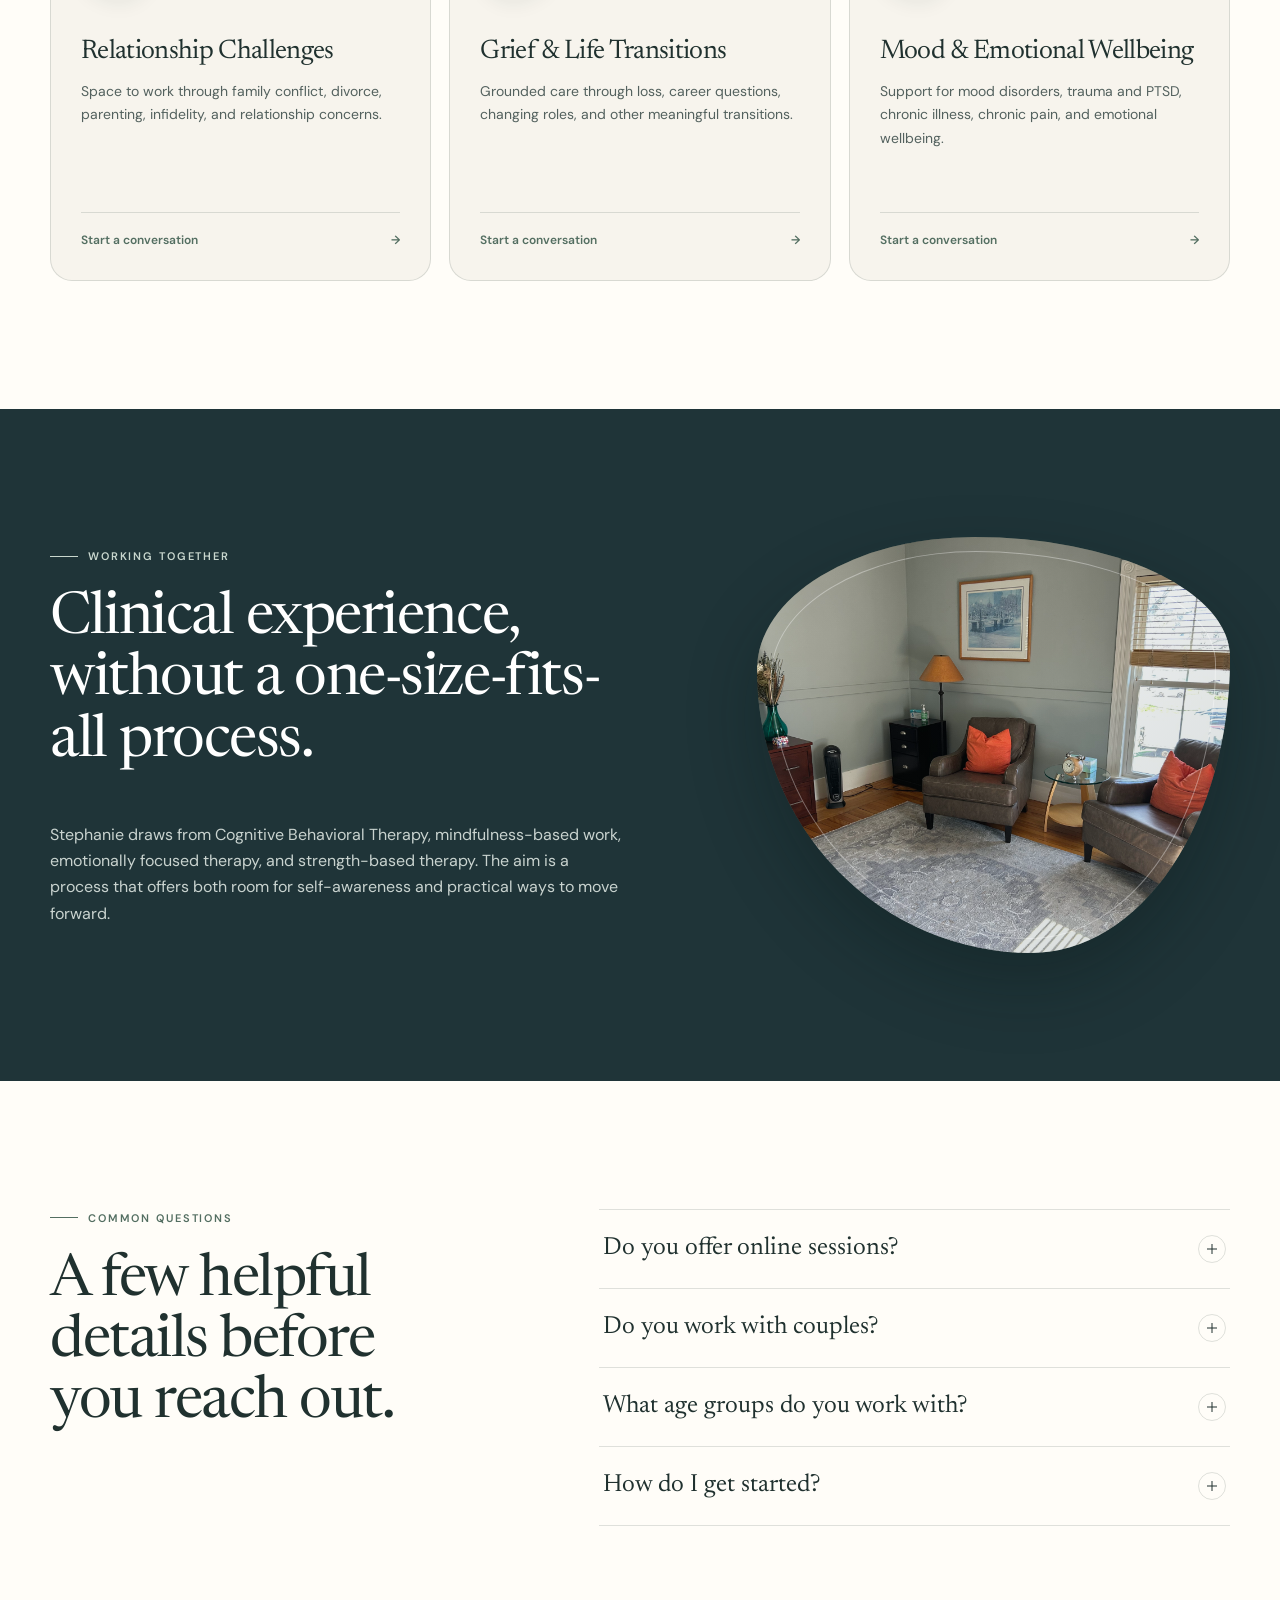
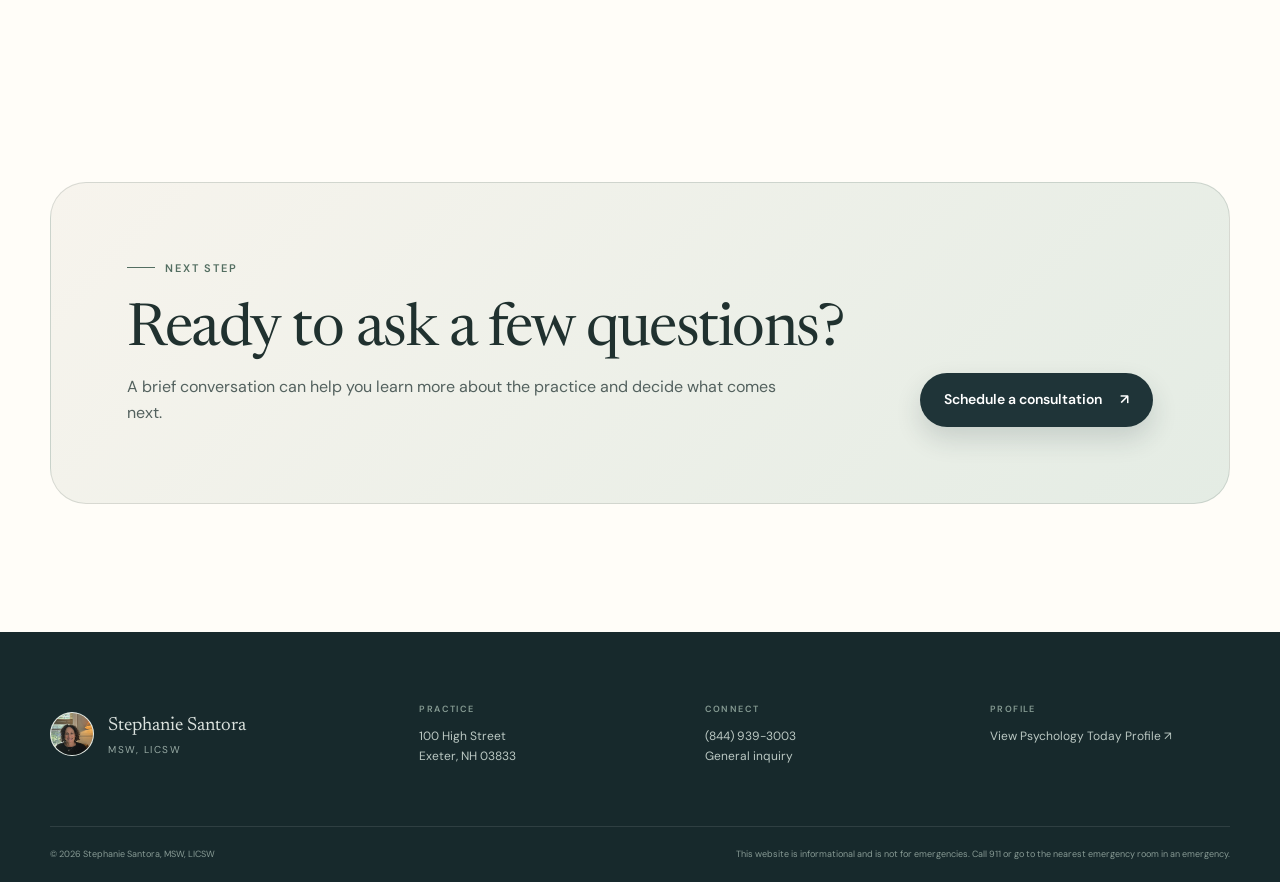
<file: services.html>
<!doctype html>
<html lang="en">
<head>
  <meta charset="utf-8">
  <meta name="viewport" content="width=device-width, initial-scale=1">
  <meta name="description" content="Individual therapy and couples counseling with Stephanie Santora, MSW, LICSW in Exeter, NH and online.">
  <title>Services | Stephanie Santora, MSW, LICSW</title>
  <style>html.site-intro-pending,html.site-intro-pending body{background:#f7f4ed}</style>
  <script>
    (() => {
      const key = 'stephanie-santora-intro-v1';
      const reducedMotion = window.matchMedia('(prefers-reduced-motion: reduce)').matches;
      let hasSeenIntro = false;
      try {
        hasSeenIntro = sessionStorage.getItem(key) === 'seen';
        if (!hasSeenIntro) sessionStorage.setItem(key, 'seen');
      } catch (error) {
        // Storage can be unavailable in strict privacy modes; the intro still remains safe.
      }
      if (!hasSeenIntro && !reducedMotion) {
        document.documentElement.classList.add('site-intro-pending');
        window.__siteIntroFallback = window.setTimeout(() => {
          document.documentElement.classList.remove('site-intro-pending', 'site-intro-revealing');
        }, 4000);
      }
    })();
  </script>
  <link rel="icon" type="image/png" href="assets/images/favacon/bf7b2dcf-fa09-4a1e-a652-ce0fe356c798.png">
  <link rel="preconnect" href="https://fonts.googleapis.com"><link rel="preconnect" href="https://fonts.gstatic.com" crossorigin>
  <link href="https://fonts.googleapis.com/css2?family=DM+Sans:wght@400;500;600&amp;family=Newsreader:opsz,wght@6..72,400;6..72,500&amp;display=swap" rel="stylesheet">
  <link rel="stylesheet" href="assets/css/styles.css?v=20260904-2"><script src="assets/js/main.js?v=20260904-2" defer></script>
</head>
<body data-page="services">
  <div class="site-loader" aria-hidden="true">
    <div class="site-loader__content">
      <svg class="site-loader__botanical" viewBox="0 0 108 128" aria-hidden="true">
        <path class="site-loader__stem" pathLength="1" d="M54 119C51 101 53 82 51 63C49 43 52 26 58 9"/>
        <path class="site-loader__branch site-loader__branch--one" pathLength="1" d="M52 93C42 89 33 81 27 71C38 73 48 80 52 89"/>
        <path class="site-loader__branch site-loader__branch--two" pathLength="1" d="M52 79C63 72 71 63 76 52C77 64 68 75 53 82"/>
        <path class="site-loader__branch site-loader__branch--three" pathLength="1" d="M51 60C43 54 37 45 34 35C44 39 51 48 52 57"/>
        <path class="site-loader__branch site-loader__branch--four" pathLength="1" d="M54 45C63 39 69 30 72 21C73 32 66 42 55 48"/>
      </svg>
      <p class="site-loader__name">Stephanie Santora</p>
      <p class="site-loader__credentials">MSW, LICSW</p>
      <span class="site-loader__rule"></span>
    </div>
  </div>
  <a class="skip-link" href="#main-content">Skip to content</a>
  <div class="site-shell">
    <header class="site-header" data-header><div class="nav-wrap">
      <a class="brand" href="index.html" aria-label="Stephanie Santora home"><span class="brand-mark" aria-hidden="true"><img src="assets/images/portrait/headshot-badge.jpeg" alt="" width="640" height="640"></span><span><strong>Stephanie Santora</strong><small>MSW, LICSW</small></span></a>
      <button class="nav-toggle" type="button" aria-expanded="false" aria-controls="site-nav" aria-label="Open navigation"><span></span><span></span></button>
      <nav class="site-nav" id="site-nav" aria-label="Main navigation"><a href="index.html">About</a><a href="services.html" aria-current="page">Services</a><a href="payment.html">Payment</a><a href="contact.html">Contact</a></nav>
    </div></header>

    <main id="main-content">
      <section class="page-hero section-pad">
        <div class="ambient-orb orb-two" aria-hidden="true"></div>
        <div class="container page-hero-grid">
          <div class="page-enter"><p class="eyebrow"><span></span> Services</p><h1>Support for the parts of life that ask more of us.</h1></div>
          <div class="page-enter page-enter-delay"><p class="lead">Stephanie provides individual therapy and couples counseling for adults, including adults age 65 and older, with care that is collaborative, practical, and attentive to each client’s goals.</p><div class="hero-note"><span class="availability-dot" aria-hidden="true"></span><span>Available in person and online</span></div></div>
        </div>
      </section>

      <section class="services-section section-pad" aria-labelledby="services-title">
        <div class="container">
          <div class="section-heading reveal"><p class="eyebrow"><span></span> Areas of support</p><h2 id="services-title">A steady place to understand what’s happening—and what may help.</h2></div>
          <div class="services-grid">
            <article class="service-card reveal">
              <div class="service-card-head"><div class="service-icon" aria-hidden="true"><svg viewBox="0 0 48 48"><circle cx="24" cy="16" r="5"/><path d="M14 37c1.3-7.4 5.8-11.2 10-11.2S32.7 29.6 34 37"/><path class="service-icon-accent" d="M11 24.5C11 15.7 16.8 8 24.5 6.5M37 23.5c0 8.8-5.8 16.5-13.5 18"/></svg></div><span class="service-kind">One-to-one care</span></div>
              <h3>Individual Therapy</h3><p>One-to-one support for adults across all stages of life, shaped around your concerns, strengths, and goals.</p><a href="contact.html">Ask about individual therapy <span aria-hidden="true">→</span></a>
            </article>
            <article class="service-card reveal">
              <div class="service-card-head"><div class="service-icon" aria-hidden="true"><svg viewBox="0 0 48 48"><circle cx="17" cy="17" r="4.5"/><circle cx="31" cy="17" r="4.5"/><path d="M8.5 37c1.1-7.3 4.7-11 8.5-11s7.4 3.7 8.5 11M22.5 37c1.1-7.3 4.7-11 8.5-11s7.4 3.7 8.5 11"/><path class="service-icon-accent" d="M21 20.5c1.7 2.2 4.3 2.2 6 0"/></svg></div><span class="service-kind">For couples</span></div>
              <h3>Couples Counseling</h3><p>A collaborative setting to explore communication, recurring patterns, conflict, and connection.</p><a href="contact.html">Ask about couples counseling <span aria-hidden="true">→</span></a>
            </article>
            <article class="service-card reveal">
              <div class="service-card-head"><div class="service-icon" aria-hidden="true"><svg viewBox="0 0 48 48"><path d="M15 39V27.5C15 19 20.2 13 28 13c7.2 0 12 4.4 12 11 0 3.8-1.8 6.3-5 8v7H24"/><path d="M19.5 24.5c2-4 4.8 4 7.2 0s5.2 4 7.3 0"/><path class="service-icon-accent" d="M21 13V8m7.5 4-1.8-4.4m8.1 8.1 3.8-3"/></svg></div><span class="service-kind">Emotional health</span></div>
              <h3>Anxiety &amp; Depression Support</h3><p>Thoughtful support for anxiety, depression, stress, self-esteem concerns, and their impact on daily life.</p><a href="contact.html">Start a conversation <span aria-hidden="true">→</span></a>
            </article>
            <article class="service-card reveal">
              <div class="service-card-head"><div class="service-icon" aria-hidden="true"><svg viewBox="0 0 48 48"><path d="M7 12.5h22v16H17l-7 6v-6H7zM20 20h21v15H31l-6 5v-5h-5z"/><path class="service-icon-accent" d="M14 18h9m4 8h8"/></svg></div><span class="service-kind">Relationships</span></div>
              <h3>Relationship Challenges</h3><p>Space to work through family conflict, divorce, parenting, infidelity, and relationship concerns.</p><a href="contact.html">Start a conversation <span aria-hidden="true">→</span></a>
            </article>
            <article class="service-card reveal">
              <div class="service-card-head"><div class="service-icon" aria-hidden="true"><svg viewBox="0 0 48 48"><circle cx="35" cy="12" r="4"/><path d="M8 39c6.5-2.2 8.8-7.2 13-12.2C25.6 21.3 29.2 20 38 20"/><path d="M15 34c3.7 0 7 2 9 5"/><path class="service-icon-accent" d="M28 20c1.3-4.7 4.2-7.3 8.7-8"/></svg></div><span class="service-kind">Life changes</span></div>
              <h3>Grief &amp; Life Transitions</h3><p>Grounded care through loss, career questions, changing roles, and other meaningful transitions.</p><a href="contact.html">Start a conversation <span aria-hidden="true">→</span></a>
            </article>
            <article class="service-card reveal">
              <div class="service-card-head"><div class="service-icon" aria-hidden="true"><svg viewBox="0 0 48 48"><path d="M8 34c4.8-4.2 10.4-4.2 16 0 5.6-4.2 11.2-4.2 16 0M13 39c3.7-3 7.3-3 11 0 3.7-3 7.3-3 11 0"/><circle cx="24" cy="19" r="6"/><path class="service-icon-accent" d="M24 8V5m11.2 14H39M9 19h3.8m3.3-8-2.4-2.4m18.2 2.4 2.4-2.4"/></svg></div><span class="service-kind">Whole-person care</span></div>
              <h3>Mood &amp; Emotional Wellbeing</h3><p>Support for mood disorders, trauma and PTSD, chronic illness, chronic pain, and emotional wellbeing.</p><a href="contact.html">Start a conversation <span aria-hidden="true">→</span></a>
            </article>
          </div>
        </div>
      </section>

      <section class="focus-band section-pad">
        <div class="container focus-grid">
          <div class="focus-copy reveal"><p class="eyebrow light"><span></span> Working together</p><h2>Clinical experience, without a one-size-fits-all process.</h2><p>Stephanie draws from Cognitive Behavioral Therapy, mindfulness-based work, emotionally focused therapy, and strength-based therapy. The aim is a process that offers both room for self-awareness and practical ways to move forward.</p></div>
          <div class="office-detail-photo reveal"><img src="assets/images/office/IMG_2160.jpeg" alt="A welcoming seating area in Stephanie's Exeter therapy office" width="4032" height="3024" loading="lazy" decoding="async"></div>
        </div>
      </section>

      <section class="faq-section section-pad" aria-labelledby="faq-title">
        <div class="container faq-grid">
          <div class="section-heading reveal"><p class="eyebrow"><span></span> Common questions</p><h2 id="faq-title">A few helpful details before you reach out.</h2></div>
          <div class="accordion reveal" data-accordion>
            <div class="accordion-item"><h3><button type="button" aria-expanded="false" aria-controls="faq-1"><span>Do you offer online sessions?</span><i aria-hidden="true"></i></button></h3><div id="faq-1" class="accordion-panel" hidden><p>Yes. Stephanie is available for both in-person and online sessions.</p></div></div>
            <div class="accordion-item"><h3><button type="button" aria-expanded="false" aria-controls="faq-2"><span>Do you work with couples?</span><i aria-hidden="true"></i></button></h3><div id="faq-2" class="accordion-panel" hidden><p>Yes. Stephanie provides both individual therapy and couples counseling.</p></div></div>
            <div class="accordion-item"><h3><button type="button" aria-expanded="false" aria-controls="faq-3"><span>What age groups do you work with?</span><i aria-hidden="true"></i></button></h3><div id="faq-3" class="accordion-panel" hidden><p>Stephanie works with adults across all stages of life, including adults age 65 and older.</p></div></div>
            <div class="accordion-item"><h3><button type="button" aria-expanded="false" aria-controls="faq-4"><span>How do I get started?</span><i aria-hidden="true"></i></button></h3><div id="faq-4" class="accordion-panel" hidden><p>Call or send a general inquiry to discuss what you’re looking for and any questions you have about getting started.</p></div></div>
          </div>
        </div>
      </section>

      <section class="closing-cta section-pad"><div class="container"><div class="cta-panel reveal"><div><p class="eyebrow"><span></span> Next step</p><h2>Ready to ask a few questions?</h2><p>A brief conversation can help you learn more about the practice and decide what comes next.</p></div><a class="button button-primary" href="contact.html">Schedule a consultation <span aria-hidden="true">↗</span></a></div></div></section>
    </main>

    <footer class="site-footer"><div class="container footer-grid"><div class="footer-brand"><span class="brand-mark" aria-hidden="true"><img src="assets/images/portrait/headshot-badge.jpeg" alt="" width="640" height="640" loading="lazy" decoding="async"></span><div><strong>Stephanie Santora</strong><span>MSW, LICSW</span></div></div><div><p class="footer-label">Practice</p><p>100 High Street<br>Exeter, NH 03833</p></div><div><p class="footer-label">Connect</p><p><a href="tel:+18449393003">(844) 939-3003</a><br><a href="contact.html">General inquiry</a></p></div><div><p class="footer-label">Profile</p><p><a href="https://www.psychologytoday.com/us/therapists/stephanie-santora-exeter-nh/449201" target="_blank" rel="noopener noreferrer">View Psychology Today Profile ↗</a></p></div></div><div class="container footer-bottom"><p>© <span data-year></span> Stephanie Santora, MSW, LICSW</p><p>This website is informational and is not for emergencies. Call 911 or go to the nearest emergency room in an emergency.</p></div></footer>
  </div>
</body>
</html>
</file>
<file: assets/css/styles.css>
/* Stephanie Santora — custom static site
   Palette, spacing and components are centralized here for easy editing. */
:root {
  --ink: #20312f;
  --ink-soft: #53615e;
  --navy: #1f3438;
  --sage: #82998c;
  --sage-deep: #536e61;
  --sage-pale: #dce5dd;
  --cream: #f7f4ed;
  --paper: #fffdf8;
  --sand: #e9dfd0;
  --clay: #b98268;
  --white: #ffffff;
  --line: rgba(32,49,47,.14);
  --shadow-sm: 0 10px 30px rgba(28,46,43,.07);
  --shadow-lg: 0 30px 80px rgba(28,46,43,.12);
  --radius-sm: 12px;
  --radius-md: 22px;
  --radius-lg: 36px;
  --container: 1180px;
  --serif: "Newsreader", Georgia, serif;
  --sans: "DM Sans", Arial, sans-serif;
  --ease: cubic-bezier(.22,1,.36,1);
}

* { box-sizing: border-box; }
html { scroll-behavior: smooth; }
body { margin: 0; color: var(--ink); background: var(--cream); font-family: var(--sans); font-size: 16px; line-height: 1.65; -webkit-font-smoothing: antialiased; }
body.nav-open, body.modal-open { overflow: hidden; }
html.site-intro-pending, html.site-intro-pending body,
html.site-intro-revealing, html.site-intro-revealing body { overflow: hidden; }
img { display: block; max-width: 100%; }
a { color: inherit; text-decoration: none; }
button, input, select, textarea { font: inherit; }
button { color: inherit; }
h1, h2, h3, p { margin-top: 0; }
h1, h2, h3 { font-family: var(--serif); font-weight: 400; line-height: 1.04; letter-spacing: -.025em; }
h1 { font-size: clamp(3.5rem, 7vw, 6.8rem); }
h2 { font-size: clamp(2.45rem, 4.6vw, 4.4rem); }
h3 { font-size: clamp(1.45rem, 2.1vw, 2rem); }
address { font-style: normal; }
::selection { background: var(--sage-pale); color: var(--navy); }

:focus-visible { outline: 3px solid var(--clay); outline-offset: 4px; }
.skip-link { position: fixed; left: 18px; top: -80px; z-index: 1000; padding: 12px 18px; border-radius: 0 0 10px 10px; color: var(--white); background: var(--navy); transition: top .2s; }
.skip-link:focus { top: 0; }
.site-shell { overflow: clip; }
.container { width: min(calc(100% - 48px), var(--container)); margin-inline: auto; }
.section-pad { padding: clamp(78px, 10vw, 140px) 0; }

/* Site loader */
.site-loader {
  position: fixed;
  inset: 0;
  z-index: 2000;
  display: none;
  min-height: 100vh;
  min-height: 100dvh;
  place-items: center;
  overflow: hidden;
  color: var(--ink);
  background: var(--cream);
  transform: translateZ(0);
}
.site-loader::before {
  content: "";
  position: absolute;
  width: min(70vw, 560px);
  aspect-ratio: 1.15;
  border-radius: 52% 48% 58% 42% / 47% 56% 44% 53%;
  background: radial-gradient(ellipse, rgba(220,229,221,.62) 0%, rgba(220,229,221,.22) 48%, transparent 72%);
  transform: rotate(-7deg);
}
html.site-intro-pending .site-loader,
html.site-intro-revealing .site-loader { display: grid; }
.site-loader__content {
  position: relative;
  z-index: 1;
  display: flex;
  flex-direction: column;
  align-items: center;
  width: min(88vw, 430px);
  padding-bottom: 2vh;
  text-align: center;
  will-change: opacity, transform;
}
.site-loader__botanical {
  width: 96px;
  height: 114px;
  overflow: visible;
  fill: none;
  stroke: var(--sage-deep);
  stroke-width: 1.35;
  stroke-linecap: round;
  stroke-linejoin: round;
  opacity: .84;
}
.site-loader__botanical path {
  stroke-dasharray: 1;
  stroke-dashoffset: 1;
  vector-effect: non-scaling-stroke;
}
html.site-intro-pending .site-loader__stem { animation: loaderDraw .62s .07s var(--ease) forwards; }
html.site-intro-pending .site-loader__branch--one { animation: loaderDraw .34s .27s var(--ease) forwards; }
html.site-intro-pending .site-loader__branch--two { animation: loaderDraw .37s .34s var(--ease) forwards; }
html.site-intro-pending .site-loader__branch--three { animation: loaderDraw .33s .41s var(--ease) forwards; }
html.site-intro-pending .site-loader__branch--four { animation: loaderDraw .35s .48s var(--ease) forwards; }
.site-loader__name,
.site-loader__credentials { opacity: 0; transform: translateY(8px); filter: blur(3px); }
.site-loader__name {
  margin: 15px 0 2px;
  font-family: var(--serif);
  font-size: clamp(2rem, 4vw, 2.45rem);
  font-weight: 400;
  line-height: 1.08;
  letter-spacing: -.025em;
}
.site-loader__credentials {
  margin: 0;
  color: var(--ink-soft);
  font-family: var(--sans);
  font-size: 9px;
  font-weight: 600;
  line-height: 1.4;
  letter-spacing: .21em;
  text-transform: uppercase;
}
html.site-intro-pending .site-loader__name { animation: loaderTextIn .38s .50s var(--ease) forwards; }
html.site-intro-pending .site-loader__credentials { animation: loaderTextIn .36s .60s var(--ease) forwards; }
.site-loader__rule {
  width: 42px;
  height: 1px;
  margin-top: 18px;
  background: var(--sage);
  opacity: .78;
  transform: scaleX(0);
}
html.site-intro-pending .site-loader__rule { animation: loaderRuleIn .28s .66s var(--ease) forwards; }
html.site-intro-pending .page-enter { animation-play-state: paused; }
html.site-intro-revealing .site-loader { animation: loaderCurtainOut .68s var(--ease) forwards; }
html.site-intro-revealing .site-loader__content { animation: loaderContentOut .42s var(--ease) forwards; }
@keyframes loaderDraw { to { stroke-dashoffset: 0; } }
@keyframes loaderTextIn { to { opacity: 1; filter: blur(0); transform: translateY(0); } }
@keyframes loaderRuleIn { to { transform: scaleX(1); } }
@keyframes loaderContentOut { to { opacity: 0; transform: translateY(-12px); } }
@keyframes loaderCurtainOut { to { transform: translate3d(0,-100%,0); } }

/* Navigation */
.site-header { position: sticky; top: 0; z-index: 100; background: rgba(247,244,237,.88); border-bottom: 1px solid transparent; backdrop-filter: blur(18px); transition: border-color .3s, box-shadow .3s; }
.site-header.scrolled { border-color: var(--line); box-shadow: 0 8px 28px rgba(32,49,47,.05); }
.nav-wrap { width: min(calc(100% - 48px), 1320px); min-height: 88px; margin: auto; display: flex; align-items: center; justify-content: space-between; gap: 30px; }
.brand { display: inline-flex; align-items: center; gap: 13px; position: relative; z-index: 102; }
.brand-mark { overflow: hidden; display: grid; place-items: center; width: 44px; aspect-ratio: 1; border: 1px solid rgba(83,110,97,.4); border-radius: 50%; background: var(--sage-pale); }
.brand-mark img { width: 100%; height: 100%; max-width: none; object-fit: cover; object-position: center; }
.brand strong, .brand small { display: block; line-height: 1.2; }
.brand strong { font-family: var(--serif); font-size: 19px; font-weight: 500; }
.brand small { margin-top: 4px; color: var(--ink-soft); font-size: 10px; letter-spacing: .18em; }
.site-nav { display: flex; align-items: center; gap: 34px; }
.site-nav > a:not(.nav-cta) { position: relative; color: var(--ink-soft); font-size: 14px; font-weight: 500; }
.site-nav > a:not(.nav-cta)::after { content: ""; position: absolute; right: 0; bottom: -8px; left: 0; height: 1px; background: var(--sage-deep); transform: scaleX(0); transform-origin: right; transition: transform .35s var(--ease); }
.site-nav > a:hover::after, .site-nav > a[aria-current="page"]::after { transform: scaleX(1); transform-origin: left; }
.site-nav > a[aria-current="page"] { color: var(--ink); }
.nav-cta { display: inline-flex; align-items: center; gap: 14px; padding: 12px 18px; border: 1px solid var(--line); border-radius: 999px; font-size: 13px; font-weight: 500; transition: color .25s, background .25s, transform .25s; }
.nav-cta:hover { color: white; background: var(--navy); transform: translateY(-2px); }
.nav-toggle { display: none; width: 45px; height: 45px; padding: 0; border: 1px solid var(--line); border-radius: 50%; background: transparent; }
.nav-toggle span { display: block; width: 17px; height: 1px; margin: 5px auto; background: var(--ink); transition: transform .3s; }

@media (min-width: 821px) {
  .nav-wrap { position: relative; }
  .site-nav { position: absolute; left: 50%; transform: translateX(-50%); }
}

/* Shared typography and controls */
.eyebrow { display: flex; align-items: center; gap: 10px; margin-bottom: 24px; color: var(--sage-deep); font-size: 11px; font-weight: 600; letter-spacing: .17em; text-transform: uppercase; }
.eyebrow > span { width: 28px; height: 1px; background: currentColor; }
.eyebrow.light { color: #c9d7ce; }
.lead { font-family: var(--serif); font-size: clamp(1.35rem, 2.3vw, 1.8rem); line-height: 1.45; }
.button-row { display: flex; flex-wrap: wrap; align-items: center; gap: 24px; margin-top: 38px; }
.button { border: 0; cursor: pointer; display: inline-flex; align-items: center; justify-content: center; gap: 18px; min-height: 54px; padding: 0 24px; border-radius: 999px; font-family: var(--sans); font-size: 14px; font-weight: 600; transition: transform .3s var(--ease), box-shadow .3s, background .3s; }
.button-primary { color: var(--white); background: var(--navy); box-shadow: 0 12px 26px rgba(31,52,56,.16); }
.button-primary:hover { transform: translateY(-3px); background: var(--sage-deep); box-shadow: 0 16px 34px rgba(31,52,56,.22); }
.button-text { min-height: auto; padding: 8px 0; border-bottom: 1px solid var(--line); border-radius: 0; }
.button-text:hover { border-color: var(--ink); transform: translateX(4px); }
.text-link { display: inline-flex; gap: 16px; margin-top: 14px; padding-bottom: 5px; border-bottom: 1px solid var(--line); font-size: 14px; font-weight: 600; }
.text-link:hover { border-color: var(--ink); }
.section-heading { max-width: 760px; }
.section-heading.centered { margin-inline: auto; text-align: center; }
.section-heading.centered .eyebrow { justify-content: center; }
.section-heading h2 { margin-bottom: 0; }

/* Home hero */
.hero { min-height: calc(100vh - 88px); display: flex; align-items: center; position: relative; padding-top: clamp(58px, 7vw, 100px); background: radial-gradient(circle at 78% 32%, rgba(220,229,221,.8), transparent 30%); }
.hero-grid { display: grid; grid-template-columns: 1.12fr .88fr; gap: clamp(50px, 8vw, 110px); align-items: center; }
.hero-copy { position: relative; z-index: 2; }
.hero h1 { max-width: 720px; margin-bottom: 26px; }
.hero h1 em { color: var(--sage-deep); font-weight: 400; }
.hero-positioning { max-width: 570px; color: var(--ink-soft); font-family: var(--serif); font-size: clamp(1.35rem, 2vw, 1.75rem); line-height: 1.45; }
.hero-note { display: flex; align-items: center; gap: 10px; margin-top: 40px; color: var(--ink-soft); font-size: 13px; }
.availability-dot { position: relative; width: 9px; height: 9px; border-radius: 50%; background: var(--sage); box-shadow: 0 0 0 5px rgba(130,153,140,.14); }
.availability-dot::after { content: ""; position: absolute; inset: -5px; border: 1px solid var(--sage); border-radius: inherit; animation: pulse 2.8s infinite; }
@keyframes pulse { 0%,100% { transform: scale(.6); opacity: 0 } 35% { opacity: .55 } 75% { transform: scale(1.35); opacity: 0 } }
.portrait-composition { position: relative; width: min(100%, 340px); margin-inline: auto; }
.portrait-photo { overflow: hidden; position: relative; aspect-ratio: 1; border-radius: 2px; background: var(--sage-pale); box-shadow: 0 28px 70px rgba(31,52,56,.17); }
.portrait-photo::after { content: ""; position: absolute; inset: 0; background: linear-gradient(180deg, transparent 68%, rgba(20,35,36,.2)); pointer-events: none; }
.portrait-photo img { width: 100%; height: 100%; object-fit: cover; object-position: 50% 47%; }
.portrait-composition::before { content: ""; position: absolute; top: 18px; right: -18px; bottom: -18px; left: 18px; z-index: -1; border: 1px solid rgba(83,110,97,.42); border-radius: 2px; }
.portrait-caption { position: absolute; right: -38px; bottom: 38px; z-index: 2; display: flex; align-items: center; gap: 13px; padding: 16px 20px; border-radius: var(--radius-sm); background: rgba(255,253,248,.94); box-shadow: var(--shadow-lg); backdrop-filter: blur(8px); font-size: 11px; line-height: 1.4; }
.caption-number { font-family: var(--serif); font-size: 30px; color: var(--sage-deep); }
.botanical-line { position: absolute; top: -44px; right: -62px; z-index: -1; width: 130px; fill: none; stroke: var(--sage); stroke-width: 1; opacity: .55; }
.ambient-orb { position: absolute; border-radius: 50%; pointer-events: none; filter: blur(1px); }
.orb-one { left: -100px; bottom: 5%; width: 280px; height: 280px; background: rgba(233,223,208,.45); animation: drift 12s ease-in-out infinite; }
.orb-two { right: -100px; top: -120px; width: 330px; height: 330px; background: rgba(220,229,221,.55); }
.orb-three { right: 8%; bottom: -120px; width: 260px; height: 260px; background: rgba(233,223,208,.5); }
@keyframes drift { 50% { transform: translate(30px,-24px) } }

/* Home sections */
.intro { background: var(--paper); }
.intro-grid { display: grid; grid-template-columns: .9fr 1.1fr; gap: clamp(50px, 10vw, 140px); }
.intro-copy { padding-top: 52px; }
.intro-copy > p:not(.lead) { max-width: 640px; color: var(--ink-soft); }
.glance { background: var(--paper); padding-top: 30px; }
.glance-grid { display: grid; grid-template-columns: repeat(4,1fr); margin-top: 65px; border: 1px solid var(--line); border-radius: var(--radius-md); overflow: hidden; }
.glance-card { min-height: 290px; padding: 28px; border-right: 1px solid var(--line); background: rgba(247,244,237,.35); transition: background .35s, transform .35s var(--ease); }
.glance-card:last-child { border-right: 0; }
.glance-card:hover { background: var(--cream); transform: translateY(-6px); }
.card-index { display: block; color: var(--sage-deep); font-size: 10px; letter-spacing: .14em; }
.line-icon { margin: 50px 0 24px; color: var(--sage-deep); font-family: var(--serif); font-size: 30px; }
.glance-card h3 { margin-bottom: 12px; font-size: 1.6rem; }
.glance-card p { margin-bottom: 0; color: var(--ink-soft); font-size: 14px; }
.approach { color: #eff2ed; background: var(--navy); }
.approach-grid { display: grid; grid-template-columns: .9fr 1.1fr; gap: clamp(60px, 10vw, 140px); align-items: center; }
.approach-visual { position: relative; }
.office-photo { overflow: hidden; position: relative; min-height: 580px; border-radius: 48% 52% 18px 30px / 24% 21% 18px 16px; background: #43534f; box-shadow: 0 34px 80px rgba(5,19,21,.3); }
.office-photo::after { content: ""; position: absolute; inset: 0; background: linear-gradient(180deg, rgba(12,28,30,.03) 50%, rgba(12,28,30,.25)); pointer-events: none; }
.office-photo img { position: absolute; inset: 0; width: 100%; height: 100%; object-fit: cover; object-position: 51% 52%; }
.approach-visual::before { content: ""; position: absolute; top: -18px; right: 28px; bottom: 32px; left: -22px; border: 1px solid rgba(201,215,206,.28); border-radius: 49% 51% 24px 35px / 24% 21% 18px 16px; pointer-events: none; }
.quiet-card { position: absolute; right: -50px; bottom: 42px; padding: 20px 24px; color: var(--ink); border-radius: 12px; background: var(--paper); box-shadow: var(--shadow-lg); font-family: var(--serif); font-size: 19px; line-height: 1.4; }
.quiet-card > span { color: var(--clay); font-size: 34px; }
.quiet-card .quiet-card__closing { display: inline; margin-left: 2px; color: var(--clay); font-size: 34px; line-height: 0; vertical-align: -.18em; }
.approach-copy h2 { max-width: 620px; }
.approach-copy > p:not(.eyebrow) { max-width: 650px; color: #cbd4d0; }
.method-list { display: flex; flex-wrap: wrap; gap: 9px; margin-top: 36px; }
.method-list span { padding: 8px 13px; border: 1px solid rgba(255,255,255,.15); border-radius: 999px; color: #dae1dd; font-size: 12px; }
.closing-cta { background: var(--paper); }
.cta-panel { display: flex; align-items: flex-end; justify-content: space-between; gap: 50px; padding: clamp(38px, 6vw, 76px); border: 1px solid var(--line); border-radius: var(--radius-lg); background: linear-gradient(135deg, var(--cream), #e4ece4); }
.cta-panel h2 { margin-bottom: 12px; }
.cta-panel p:not(.eyebrow) { max-width: 650px; margin-bottom: 0; color: var(--ink-soft); }
.cta-panel .button { flex: 0 0 auto; }

/* Inner-page hero and services */
.page-hero { position: relative; border-bottom: 1px solid var(--line); background: var(--paper); }
.page-hero-grid { display: grid; grid-template-columns: 1.15fr .85fr; gap: clamp(50px, 9vw, 130px); align-items: end; }
.page-hero h1 { margin-bottom: 0; font-size: clamp(3.8rem, 7vw, 6.5rem); }
.page-hero .lead { color: var(--ink-soft); }
.services-section { background: var(--paper); }
.services-grid { display: grid; grid-template-columns: repeat(3,1fr); gap: 18px; margin-top: 62px; }
.service-card { overflow: hidden; position: relative; min-height: 390px; display: flex; flex-direction: column; padding: 30px; border: 1px solid var(--line); border-radius: var(--radius-md); background: var(--cream); box-shadow: 0 0 0 rgba(0,0,0,0); transition: transform .4s var(--ease), background .4s, box-shadow .4s; }
.service-card::after { content: ""; position: absolute; top: -85px; right: -78px; width: 190px; height: 190px; border: 1px solid rgba(83,110,97,.1); border-radius: 50%; pointer-events: none; transition: transform .55s var(--ease), border-color .4s; }
.service-card:hover { transform: translateY(-7px); background: var(--white); box-shadow: var(--shadow-sm); }
.service-card:hover::after { border-color: rgba(83,110,97,.22); transform: scale(1.08); }
.service-card-head { position: relative; z-index: 1; display: flex; align-items: flex-start; justify-content: space-between; gap: 20px; margin-bottom: 44px; }
.service-kind { padding-top: 9px; color: var(--sage-deep); font-size: 9px; font-weight: 600; letter-spacing: .15em; line-height: 1.45; text-align: right; text-transform: uppercase; }
.service-icon { display: grid; flex: 0 0 auto; place-items: center; width: 72px; height: 72px; color: var(--sage-deep); border: 1px solid rgba(83,110,97,.26); border-radius: 54% 46% 58% 42% / 46% 57% 43% 54%; background: linear-gradient(145deg, rgba(255,255,255,.8), var(--sage-pale)); box-shadow: inset 0 0 0 5px rgba(255,253,248,.58), 0 9px 20px rgba(31,52,56,.08); transition: color .35s, border-color .35s, transform .45s var(--ease); }
.service-card:nth-child(even) .service-icon { border-radius: 45% 55% 43% 57% / 57% 44% 56% 43%; }
.service-icon svg { width: 39px; height: 39px; overflow: visible; fill: none; stroke: currentColor; stroke-width: 1.55; stroke-linecap: round; stroke-linejoin: round; }
.service-icon-accent { stroke: var(--clay); }
.service-card:hover .service-icon { color: var(--navy); border-color: rgba(83,110,97,.42); transform: translateY(-3px) rotate(-2deg); }
.service-card h3 { margin-bottom: 14px; }
.service-card p { color: var(--ink-soft); font-size: 14px; }
.service-card a { display: inline-flex; justify-content: space-between; gap: 10px; margin-top: auto; padding-top: 18px; border-top: 1px solid var(--line); color: var(--sage-deep); font-size: 12px; font-weight: 600; }
.focus-band { color: var(--white); background: var(--navy); }
.focus-grid { display: grid; grid-template-columns: 1.1fr .9fr; gap: clamp(60px, 10vw, 150px); align-items: center; }
.focus-copy p:not(.eyebrow) { max-width: 640px; color: #c9d3cf; }
.office-detail-photo { overflow: hidden; position: relative; aspect-ratio: 1.14; border-radius: 46% 54% 42% 58% / 32% 29% 71% 68%; background: #43534f; box-shadow: 0 30px 70px rgba(5,19,21,.3); }
.office-detail-photo::before { content: ""; position: absolute; inset: 14px; z-index: 1; border: 1px solid rgba(255,255,255,.35); border-radius: inherit; pointer-events: none; }
.office-detail-photo::after { content: ""; position: absolute; inset: 0; background: linear-gradient(140deg, rgba(31,52,56,.02), rgba(31,52,56,.18)); pointer-events: none; }
.office-detail-photo img { width: 100%; height: 100%; object-fit: cover; object-position: 64% 50%; transform: scale(1.025); transition: transform 1.1s var(--ease); }
.office-detail-photo:hover img { transform: scale(1.065); }
.faq-section { background: var(--paper); }
.faq-grid { display: grid; grid-template-columns: .8fr 1.2fr; gap: clamp(50px, 10vw, 140px); }
.accordion-item { border-top: 1px solid var(--line); }
.accordion-item:last-child { border-bottom: 1px solid var(--line); }
.accordion-item h3 { margin: 0; }
.accordion-item button { width: 100%; display: flex; align-items: center; justify-content: space-between; gap: 30px; padding: 25px 4px; border: 0; background: none; cursor: pointer; text-align: left; }
.accordion-item button span { font-family: var(--serif); font-size: clamp(1.25rem, 2vw, 1.55rem); }
.accordion-item i { position: relative; flex: 0 0 auto; width: 28px; height: 28px; border: 1px solid var(--line); border-radius: 50%; }
.accordion-item i::before, .accordion-item i::after { content: ""; position: absolute; top: 50%; left: 50%; width: 10px; height: 1px; background: var(--ink); transform: translate(-50%,-50%); transition: transform .25s; }
.accordion-item i::after { transform: translate(-50%,-50%) rotate(90deg); }
.accordion-item button[aria-expanded="true"] i::after { transform: translate(-50%,-50%) rotate(0); }
.accordion-panel { overflow: hidden; }
.accordion-panel p { max-width: 620px; padding: 0 40px 25px 4px; color: var(--ink-soft); }

/* Payment */
.payment-hero .page-hero-grid { display: block; }
.payment-hero .eyebrow { margin-bottom: clamp(30px, 4vw, 48px); }
.payment-hero .lead { width: 100%; max-width: 1100px; margin-bottom: 0; }
.payment-section { background: var(--paper); }
.payment-section + .payment-section { border-top: 1px solid var(--line); background: var(--cream); }
.payment-layout { display: grid; grid-template-columns: .65fr 1.35fr; gap: clamp(52px, 10vw, 140px); align-items: start; }
.payment-heading h2 { max-width: 430px; margin-bottom: 0; }
.payment-content { max-width: 720px; }
.payment-content > .lead { margin-bottom: 42px; }
.payment-kicker { margin-bottom: 19px; color: var(--sage-deep); font-family: var(--sans); font-size: 11px; font-weight: 600; letter-spacing: .16em; text-transform: uppercase; }
.insurance-name-list { display: grid; grid-template-columns: repeat(2, minmax(0,1fr)); margin: 0; padding: 0; border-top: 1px solid var(--line); list-style: none; }
.insurance-name-list li { min-height: 62px; display: flex; align-items: center; padding: 14px 22px 14px 0; border-bottom: 1px solid var(--line); color: var(--ink); font-family: var(--serif); font-size: 1.2rem; line-height: 1.3; }
.insurance-name-list li:nth-child(odd) { margin-right: 24px; }
.insurance-note-text { margin: 22px 0 0; color: var(--ink-soft); font-size: 14px; }
.payment-callout { margin-top: 52px; padding: 28px 0 0 28px; border-top: 1px solid var(--line); border-left: 3px solid var(--sage); }
.payment-callout h3 { margin-bottom: 10px; font-size: clamp(1.6rem, 2.5vw, 2.15rem); }
.payment-callout p { margin-bottom: 0; color: var(--ink-soft); }
.payment-callout strong { color: var(--ink); font-family: var(--serif); font-size: 1.2em; font-weight: 500; }
.couples-facts { margin-top: 40px; padding-top: 30px; border-top: 1px solid var(--line); }
.couples-facts p { margin-bottom: 12px; color: var(--ink-soft); font-family: var(--serif); font-size: clamp(1.35rem, 2.25vw, 1.7rem); line-height: 1.4; }
.couples-facts p:last-child { margin-bottom: 0; }
.couples-facts strong { color: var(--ink); font-weight: 500; }

/* Contact */
.contact-hero { position: relative; padding-bottom: 190px; background: var(--paper); }
.contact-heading { max-width: 850px; text-align: center; }
.contact-heading .eyebrow { justify-content: center; }
.contact-heading h1 { margin-bottom: 24px; font-size: clamp(4rem, 7.5vw, 7rem); }
.contact-heading .lead { max-width: 760px; margin: auto; color: var(--ink-soft); }
.contact-section { position: relative; z-index: 2; margin-top: -110px; padding-bottom: 130px; }
.contact-layout { display: grid; grid-template-columns: .68fr 1.32fr; gap: 20px; align-items: start; }
.contact-aside, .form-card { border: 1px solid var(--line); border-radius: var(--radius-md); background: var(--cream); box-shadow: var(--shadow-sm); }
.contact-aside { overflow: hidden; }
.direct-card { display: grid; grid-template-columns: 52px 1fr; gap: 17px; padding: 25px; border-bottom: 1px solid var(--line); transition: background .3s var(--ease); }
.direct-card:last-of-type { border-bottom: 0; }
.direct-card:hover { background: rgba(255,253,248,.72); }
.direct-icon { position: relative; display: grid; place-items: center; width: 48px; height: 48px; border: 1px solid rgba(83,110,97,.28); border-radius: 58% 42% 55% 45% / 46% 56% 44% 54%; color: var(--sage-deep); background: linear-gradient(145deg, rgba(255,255,255,.7), var(--sage-pale)); box-shadow: inset 0 0 0 4px rgba(255,253,248,.48), 0 6px 16px rgba(31,52,56,.08); transition: color .3s, border-color .3s, transform .35s var(--ease); }
.direct-card:nth-child(even) .direct-icon { border-radius: 43% 57% 46% 54% / 57% 44% 56% 43%; }
.direct-icon svg { width: 23px; height: 23px; fill: none; stroke: currentColor; stroke-width: 1.55; stroke-linecap: round; stroke-linejoin: round; }
.direct-card:hover .direct-icon { color: var(--clay); border-color: rgba(185,130,104,.42); transform: translateY(-2px) rotate(-2deg); }
.direct-card small { display: block; margin-bottom: 4px; color: var(--ink-soft); font-size: 10px; letter-spacing: .14em; text-transform: uppercase; }
.direct-card a, .direct-card p, .direct-card address { margin: 0; font-family: var(--serif); font-size: 18px; line-height: 1.4; }
.direct-card a:hover { color: var(--sage-deep); }
.privacy-note { margin: 20px; padding: 22px; border-radius: var(--radius-sm); background: var(--paper); }
.privacy-note strong { font-size: 13px; }
.privacy-note p { margin: 8px 0 0; color: var(--ink-soft); font-size: 12px; }
.form-card { padding: clamp(28px, 5vw, 58px); background: var(--paper); }
.form-intro { margin-bottom: 38px; }
.form-intro > span { color: var(--sage-deep); font-size: 10px; font-weight: 600; letter-spacing: .15em; text-transform: uppercase; }
.form-intro h2 { margin: 8px 0 10px; font-size: clamp(2.2rem, 4vw, 3.5rem); }
.form-intro p { color: var(--ink-soft); font-size: 13px; }
.contact-company-field { overflow: hidden; position: absolute; left: -10000px; width: 1px; height: 1px; white-space: nowrap; clip-path: inset(50%); }
.field-row { display: grid; grid-template-columns: 1fr 1fr; gap: 16px; }
.field { position: relative; margin-bottom: 22px; }
.field input, .field select, .field textarea { width: 100%; border: 1px solid var(--line); border-radius: 10px; color: var(--ink); background: var(--cream); transition: border .2s, box-shadow .2s, background .2s; }
.field input, .field select { height: 60px; }
.field input, .field textarea { padding: 24px 16px 8px; }
.field textarea { min-height: 140px; resize: vertical; }
.field select { appearance: none; padding: 20px 42px 8px 16px; background-image: linear-gradient(45deg,transparent 50%,var(--sage-deep) 50%),linear-gradient(135deg,var(--sage-deep) 50%,transparent 50%); background-position: calc(100% - 18px) 28px,calc(100% - 13px) 28px; background-size: 5px 5px; background-repeat: no-repeat; }
.field input:focus, .field select:focus, .field textarea:focus { outline: none; border-color: var(--sage-deep); box-shadow: 0 0 0 3px rgba(83,110,97,.11); background: var(--white); }
.floating-field label, .select-field label { position: absolute; top: 18px; left: 16px; color: var(--ink-soft); font-size: 13px; pointer-events: none; transform-origin: left; transition: transform .2s, top .2s; }
.floating-field input:focus + label, .floating-field input:not(:placeholder-shown) + label, .floating-field textarea:focus + label, .floating-field textarea:not(:placeholder-shown) + label, .select-field label { top: 7px; transform: scale(.78); }
.field label span, legend span { color: #a94f42; }
.field-hint { display: block; margin: 5px 2px 0; color: var(--ink-soft); font-size: 10px; }
.field-error { display: block; min-height: 17px; margin: 4px 2px 0; color: #9b3f36; font-size: 11px; }
.field.has-error input, .field.has-error select, .field.has-error textarea { border-color: #b75f55; }
.choice-group { margin: 0 0 25px; padding: 0; border: 0; }
.choice-group legend { margin-bottom: 10px; font-size: 12px; font-weight: 600; }
.choice-grid { display: grid; grid-template-columns: repeat(2,1fr); gap: 8px; }
.choice-grid.three { grid-template-columns: repeat(3,1fr); }
.choice-pill { position: relative; cursor: pointer; }
.choice-pill input { position: absolute; opacity: 0; pointer-events: none; }
.choice-pill span { min-height: 46px; display: grid; place-items: center; padding: 8px 12px; border: 1px solid var(--line); border-radius: 9px; color: var(--ink-soft); background: var(--cream); font-size: 12px; transition: border .2s, background .2s, transform .2s; }
.choice-pill input:checked + span { border-color: var(--sage-deep); color: var(--ink); background: var(--sage-pale); transform: translateY(-2px); }
.choice-pill input:focus-visible + span { outline: 3px solid var(--clay); outline-offset: 3px; }
.consent-field { display: grid; grid-template-columns: 22px 1fr; gap: 12px; align-items: start; cursor: pointer; color: var(--ink-soft); font-size: 11px; }
.consent-field input { position: absolute; opacity: 0; }
.checkmark { width: 21px; height: 21px; display: grid; place-items: center; border: 1px solid var(--line); border-radius: 5px; background: var(--cream); }
.consent-field input:checked + .checkmark { border-color: var(--sage-deep); background: var(--sage-deep); }
.consent-field input:checked + .checkmark::after { content: "✓"; color: white; font-size: 12px; }
.consent-field input:focus-visible + .checkmark { outline: 3px solid var(--clay); outline-offset: 3px; }
.consent-error { margin-left: 34px; }
.emergency-note { display: grid; grid-template-columns: 28px 1fr; gap: 12px; margin: 24px 0; padding: 14px; border-radius: 9px; background: #f3ebe2; }
.emergency-note > span { display: grid; place-items: center; width: 25px; height: 25px; border: 1px solid #a16755; border-radius: 50%; color: #8d5545; font-weight: 600; }
.emergency-note p { margin: 0; color: #6f5148; font-size: 11px; }
.submit-button { min-width: 220px; }
.button-loader { display: none; width: 17px; height: 17px; border: 2px solid rgba(255,255,255,.4); border-top-color: white; border-radius: 50%; animation: spin .7s linear infinite; }
.submit-button.loading .button-loader { display: block; }
.submit-button.loading .button-arrow { display: none; }
@keyframes spin { to { transform: rotate(360deg) } }
.form-status { margin: 12px 0 0; font-size: 12px; }
.form-status.is-error { color: #9b3f36; }
.form-status.is-success { color: var(--sage-deep); }
.modal[hidden] { display: none; }
.modal { position: fixed; inset: 0; z-index: 500; display: grid; place-items: center; padding: 24px; }
.modal-backdrop { position: absolute; inset: 0; background: rgba(21,34,34,.66); backdrop-filter: blur(6px); animation: fadeIn .3s; }
.modal-panel { position: relative; z-index: 1; width: min(100%, 540px); padding: 55px; border-radius: var(--radius-md); background: var(--paper); box-shadow: var(--shadow-lg); animation: modalIn .45s var(--ease); }
.modal-panel h2 { margin-bottom: 14px; font-size: 2.7rem; }
.modal-panel > p:not(.eyebrow) { color: var(--ink-soft); }
.modal-close { position: absolute; top: 17px; right: 17px; width: 38px; height: 38px; border: 1px solid var(--line); border-radius: 50%; background: none; cursor: pointer; font-size: 24px; }
.success-mark { width: 55px; height: 55px; display: grid; place-items: center; margin-bottom: 28px; border-radius: 50%; color: white; background: var(--sage-deep); font-size: 22px; }
@keyframes fadeIn { from { opacity: 0 } }
@keyframes modalIn { from { opacity: 0; transform: translateY(25px) scale(.96) } }

/* Footer */
.site-footer { padding-top: 70px; color: #dbe2de; background: #17292c; }
.footer-grid { display: grid; grid-template-columns: 1.35fr repeat(3,1fr); gap: 45px; padding-bottom: 60px; }
.footer-brand { display: flex; gap: 14px; align-items: center; }
.footer-brand .brand-mark { color: #dbe2de; border-color: rgba(255,255,255,.3); }
.footer-brand strong, .footer-brand span { display: block; }
.footer-brand strong { font-family: var(--serif); font-size: 19px; font-weight: 400; }
.footer-brand div span { color: #98aaa4; font-size: 10px; letter-spacing: .15em; }
.footer-label { margin-bottom: 10px !important; color: #859a92 !important; font-size: 9px !important; font-weight: 600; letter-spacing: .16em; text-transform: uppercase; }
.footer-grid p { margin: 0; color: #bbc8c3; font-size: 12px; }
.footer-grid a:hover { color: var(--white); }
.footer-bottom { display: flex; justify-content: space-between; gap: 50px; padding: 20px 0; border-top: 1px solid rgba(255,255,255,.1); }
.footer-bottom p { margin: 0; color: #879a94; font-size: 9px; }
.footer-bottom p:last-child { max-width: 600px; text-align: right; }

/* Motion */
.page-enter { animation: pageEnter .9s var(--ease) both; }
.page-enter-delay { animation-delay: .12s; }
.page-enter-delay-two { animation-delay: .22s; }
@keyframes pageEnter { from { opacity: 0; transform: translateY(28px) } }
.reveal { opacity: 0; transform: translateY(25px); transition: opacity .8s var(--ease), transform .8s var(--ease); }
.reveal.is-visible { opacity: 1; transform: none; }

@media (prefers-reduced-motion: reduce) {
  html { scroll-behavior: auto; }
  *, *::before, *::after { animation-duration: .01ms !important; animation-iteration-count: 1 !important; transition-duration: .01ms !important; }
  .reveal { opacity: 1; transform: none; }
  .site-loader { display: none !important; }
}

@media (max-width: 1050px) {
  .glance-grid { grid-template-columns: repeat(2,1fr); }
  .glance-card:nth-child(2) { border-right: 0; }
  .glance-card:nth-child(-n+2) { border-bottom: 1px solid var(--line); }
  .services-grid { grid-template-columns: repeat(2,1fr); }
  .contact-layout { grid-template-columns: .8fr 1.2fr; }
}

@media (max-width: 820px) {
  .container, .nav-wrap { width: min(calc(100% - 32px), var(--container)); }
  .nav-wrap { min-height: 76px; gap: 14px; }
  .nav-toggle { display: block; position: relative; z-index: 102; }
  .nav-toggle[aria-expanded="true"] span:first-child { transform: translateY(3px) rotate(45deg); }
  .nav-toggle[aria-expanded="true"] span:last-child { transform: translateY(-3px) rotate(-45deg); }
  .site-nav { position: fixed; top: 76px; right: 16px; left: 16px; z-index: 101; display: flex; max-height: calc(100vh - 92px); max-height: calc(100dvh - 92px); flex-direction: column; align-items: stretch; gap: 0; overflow-y: auto; padding: 12px 22px 18px; border: 1px solid var(--line); border-radius: 0 0 var(--radius-sm) var(--radius-sm); background: var(--paper); box-shadow: 0 24px 48px rgba(31,52,56,.14); visibility: hidden; opacity: 0; transform: translateY(-8px); transition: opacity .22s, transform .22s, visibility .22s; }
  .site-nav.open { visibility: visible; opacity: 1; transform: none; }
  .site-nav > a:not(.nav-cta) { display: flex; min-height: 54px; align-items: center; border-bottom: 1px solid var(--line); font-family: var(--serif); font-size: 1.55rem; }
  .site-nav > a:not(.nav-cta):last-child { border-bottom: 0; }
  .site-nav > a:not(.nav-cta)::after { bottom: 7px; }
  .nav-cta { margin-top: 15px; }
  .hero { min-height: auto; }
  .hero-grid, .intro-grid, .approach-grid, .page-hero-grid, .focus-grid, .faq-grid, .contact-layout { grid-template-columns: 1fr; }
  .hero-copy { max-width: 680px; }
  .portrait-composition { width: min(64vw, 330px); margin: 30px auto 0; }
  .intro-copy { padding-top: 0; }
  .approach-visual { width: min(80%, 500px); margin-inline: auto; }
  .page-hero-grid { align-items: start; }
  .focus-grid { gap: 50px; }
  .office-detail-photo { width: min(85%, 560px); margin-inline: auto; }
  .payment-layout { grid-template-columns: 1fr; gap: 38px; }
  .faq-grid { gap: 45px; }
  .cta-panel { align-items: flex-start; flex-direction: column; }
  .contact-aside { display: grid; grid-template-columns: 1fr 1fr; }
  .direct-card { border-right: 1px solid var(--line); }
  .privacy-note { grid-column: 1 / -1; }
  .footer-grid { grid-template-columns: 1.5fr 1fr 1fr; }
  .footer-grid > div:last-child { grid-column: 2; }
}

@media (max-width: 600px) {
  h1 { font-size: clamp(3.2rem, 16vw, 4.8rem); }
  .section-pad { padding: 76px 0; }
  .hero { padding-top: 58px; }
  .hero .eyebrow { max-width: 250px; align-items: flex-start; }
  .hero .eyebrow > span { margin-top: 8px; }
  .portrait-composition { width: min(78vw, 292px); }
  .portrait-caption { right: -12px; }
  .botanical-line { right: -35px; }
  .site-loader__botanical { width: 78px; height: 92px; }
  .site-loader__name { margin-top: 13px; font-size: 2rem; }
  .glance-grid, .services-grid { grid-template-columns: 1fr; }
  .glance-card { min-height: 240px; border-right: 0; border-bottom: 1px solid var(--line); }
  .glance-card:last-child { border-bottom: 0; }
  .line-icon { margin-top: 34px; }
  .approach-visual { width: 90%; }
  .office-photo { min-height: 450px; }
  .office-detail-photo { width: 94%; }
  .quiet-card { right: -16px; }
  .service-card { min-height: 350px; }
  .insurance-name-list { grid-template-columns: 1fr; }
  .insurance-name-list li:nth-child(odd) { margin-right: 0; }
  .payment-callout { margin-top: 42px; padding: 24px 0 0 20px; }
  .contact-hero { padding-bottom: 150px; }
  .contact-heading h1 { font-size: 3.8rem; }
  .contact-aside { grid-template-columns: 1fr; }
  .privacy-note { grid-column: auto; }
  .form-card { padding: 28px 20px; }
  .field-row { grid-template-columns: 1fr; gap: 0; }
  .choice-grid, .choice-grid.three { grid-template-columns: 1fr; }
  .modal-panel { padding: 45px 28px 32px; }
  .footer-grid { grid-template-columns: 1fr 1fr; }
  .footer-brand { grid-column: 1 / -1; margin-bottom: 18px; }
  .footer-grid > div:last-child { grid-column: 1 / -1; }
  .footer-bottom { flex-direction: column; gap: 10px; }
  .footer-bottom p:last-child { text-align: left; }
}

@media (max-width: 360px) {
  .brand { gap: 10px; }
  .brand-mark { width: 40px; }
  .brand strong { font-size: 18px; }
  .nav-toggle { width: 43px; height: 43px; }
}
</file>
